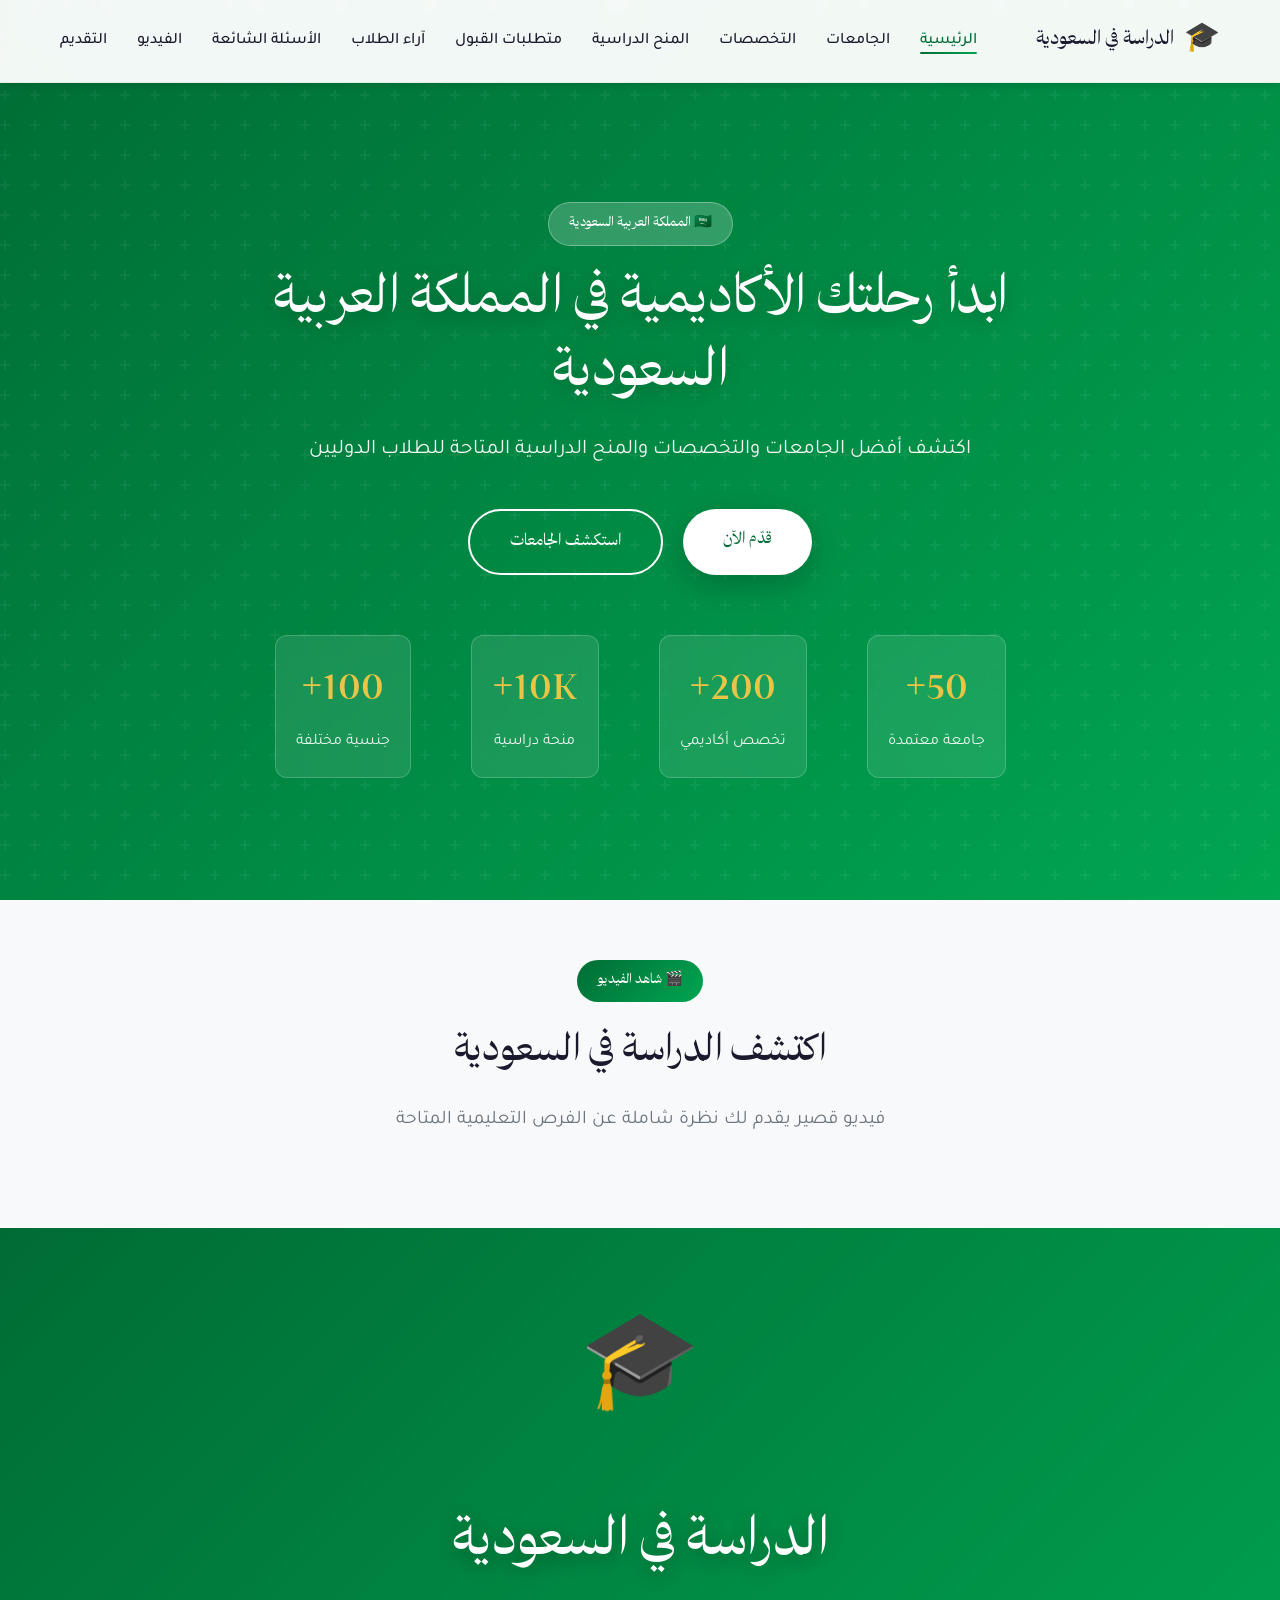
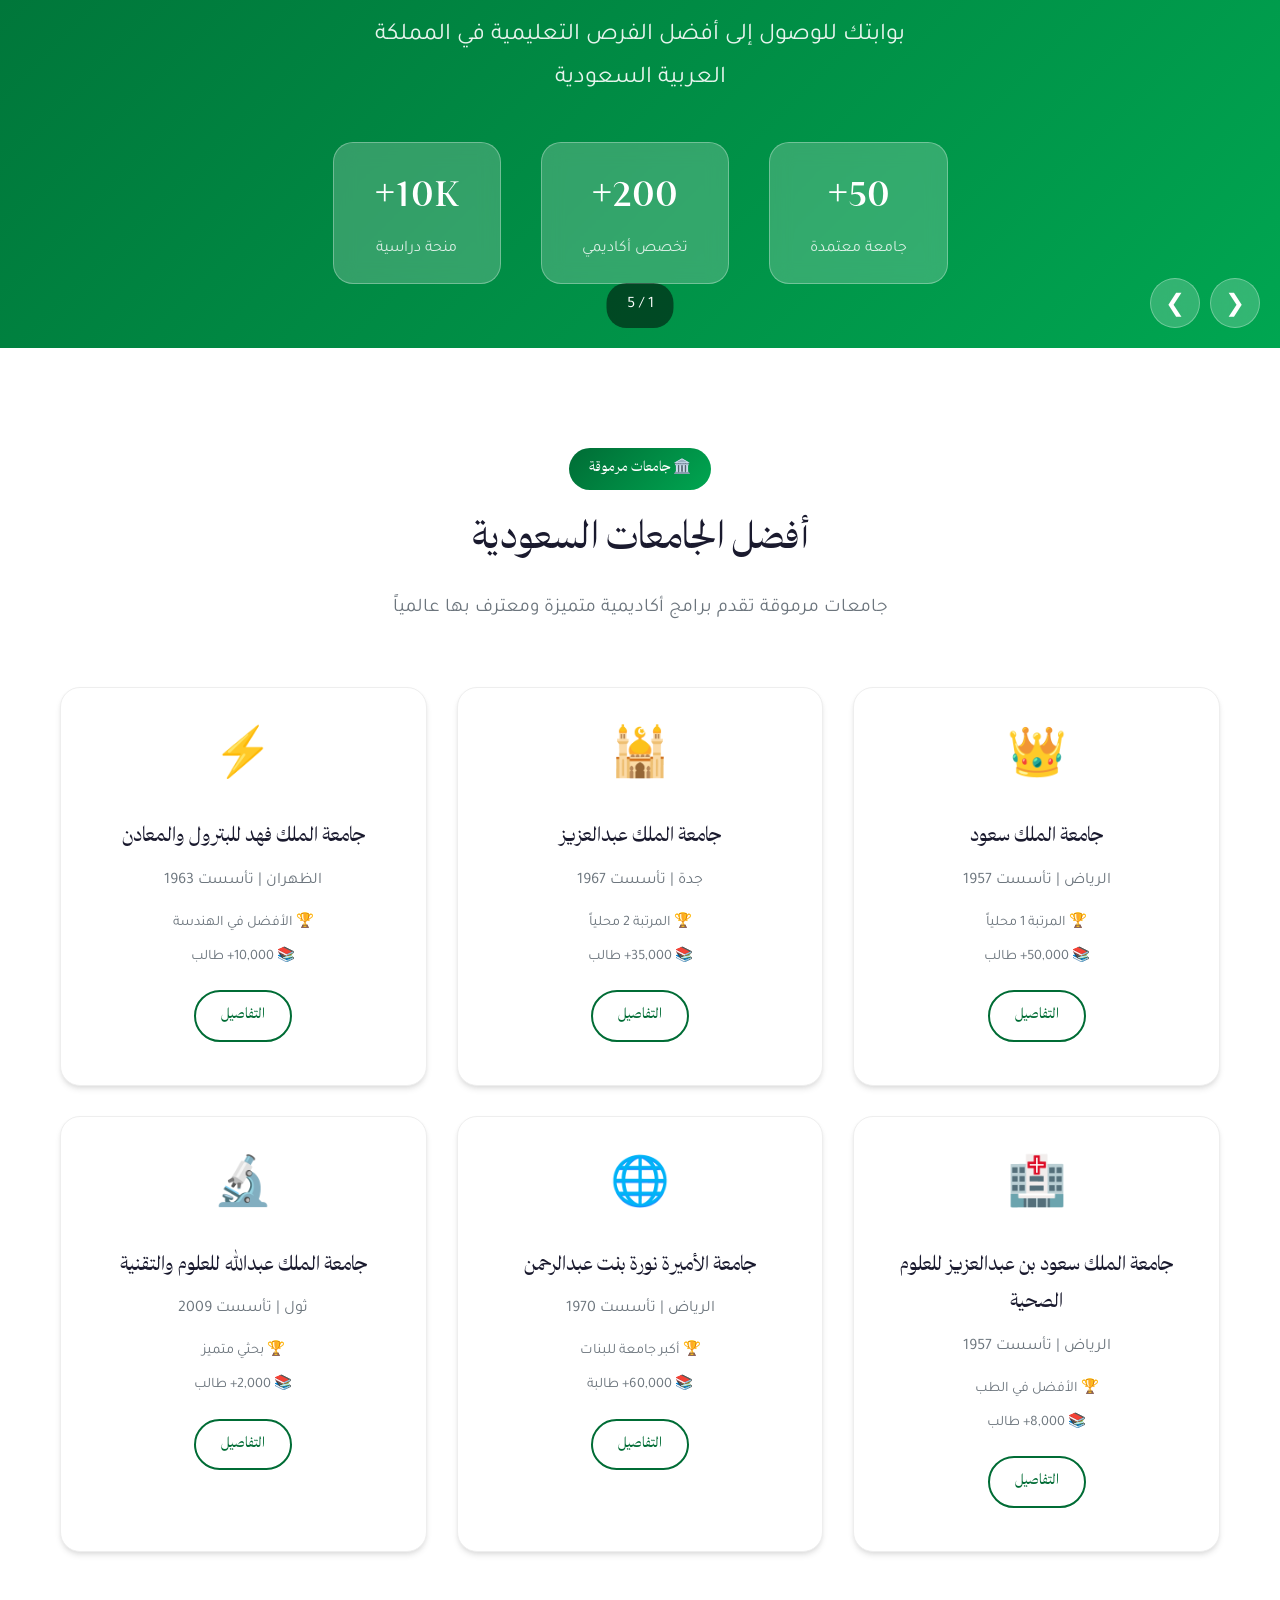
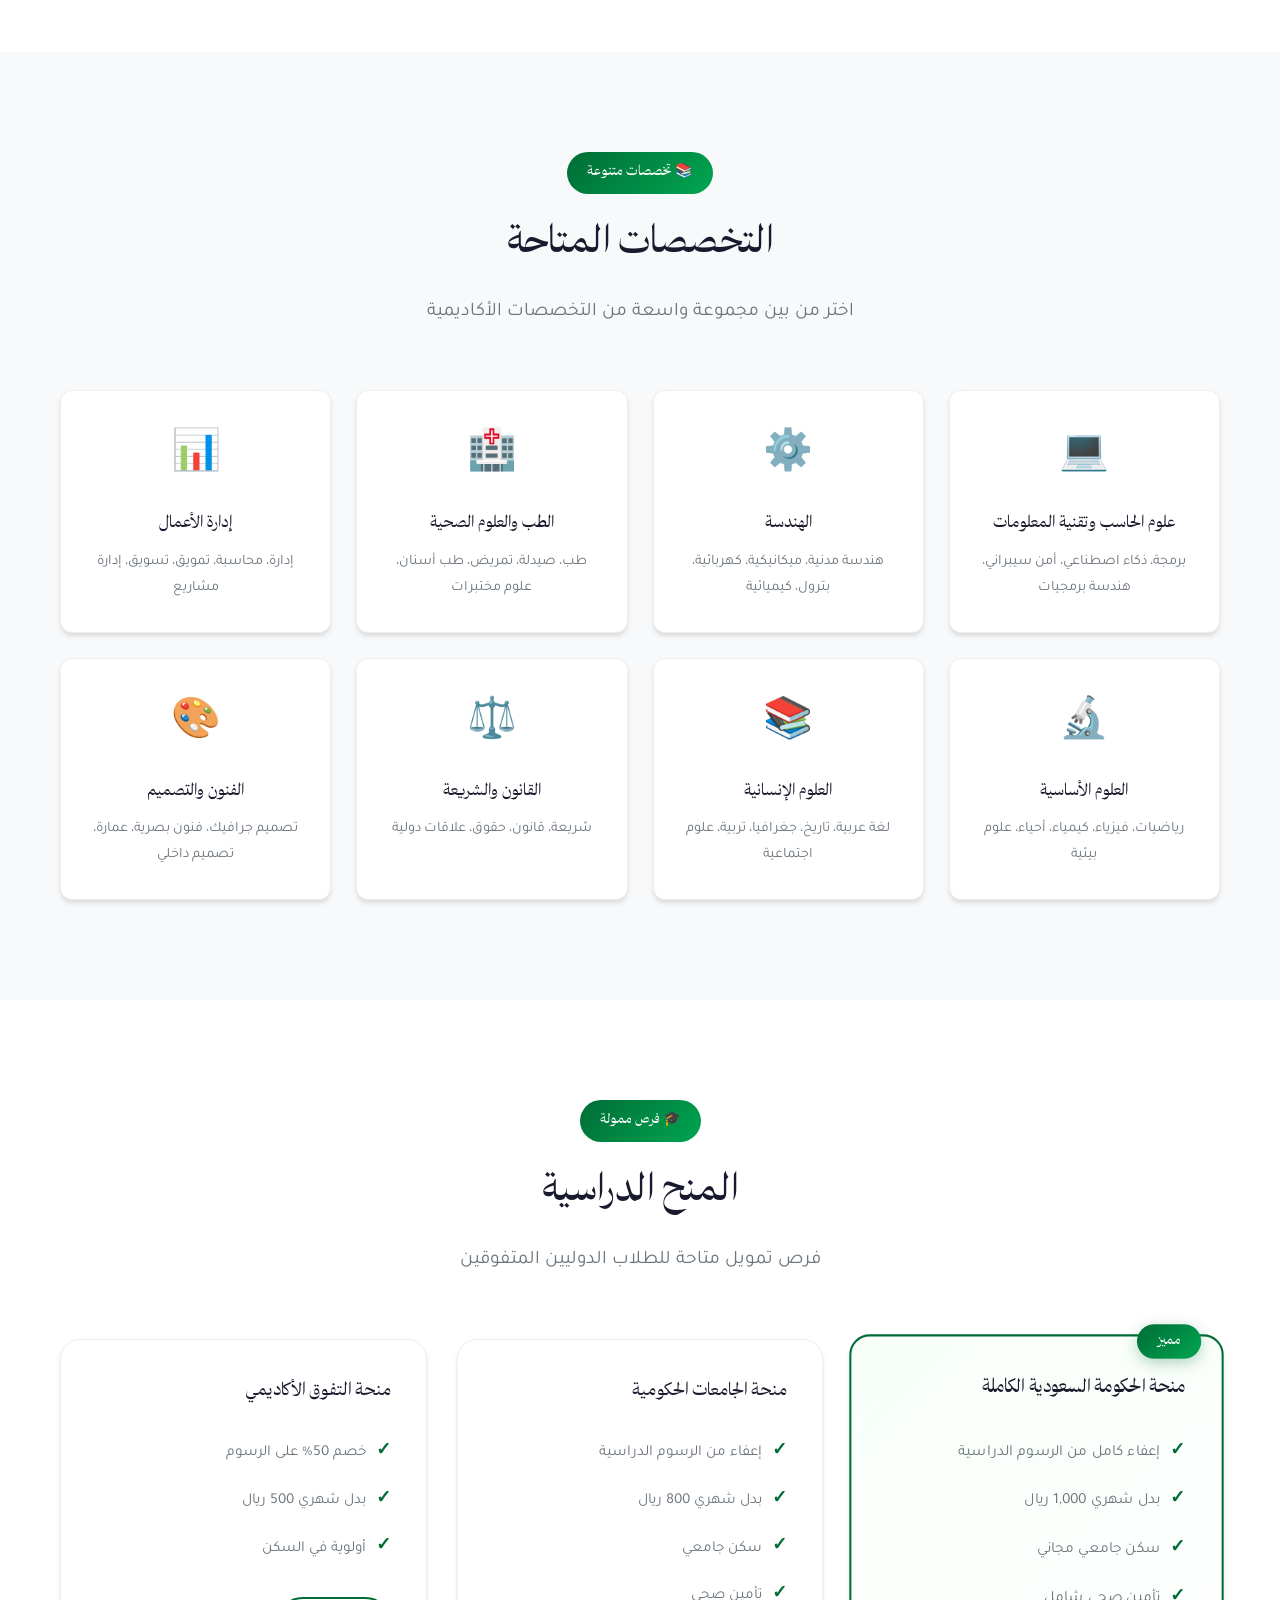
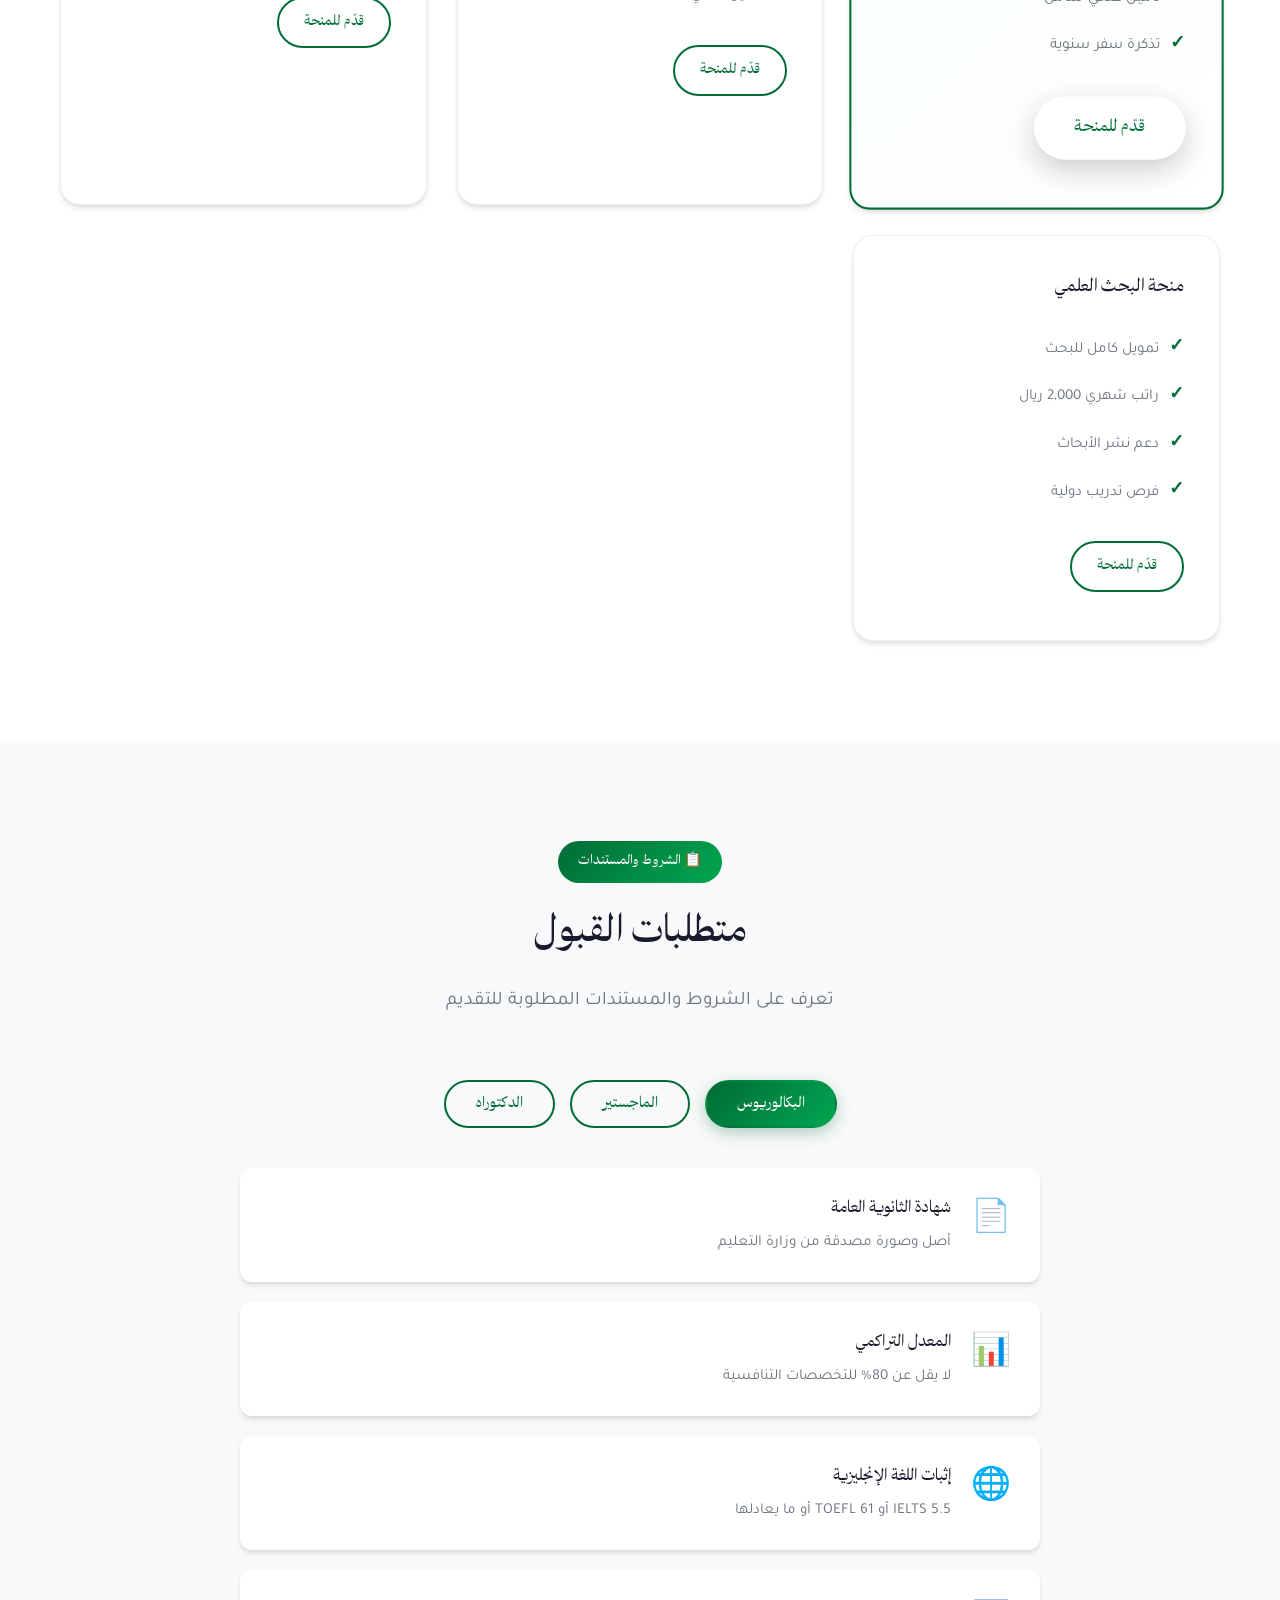
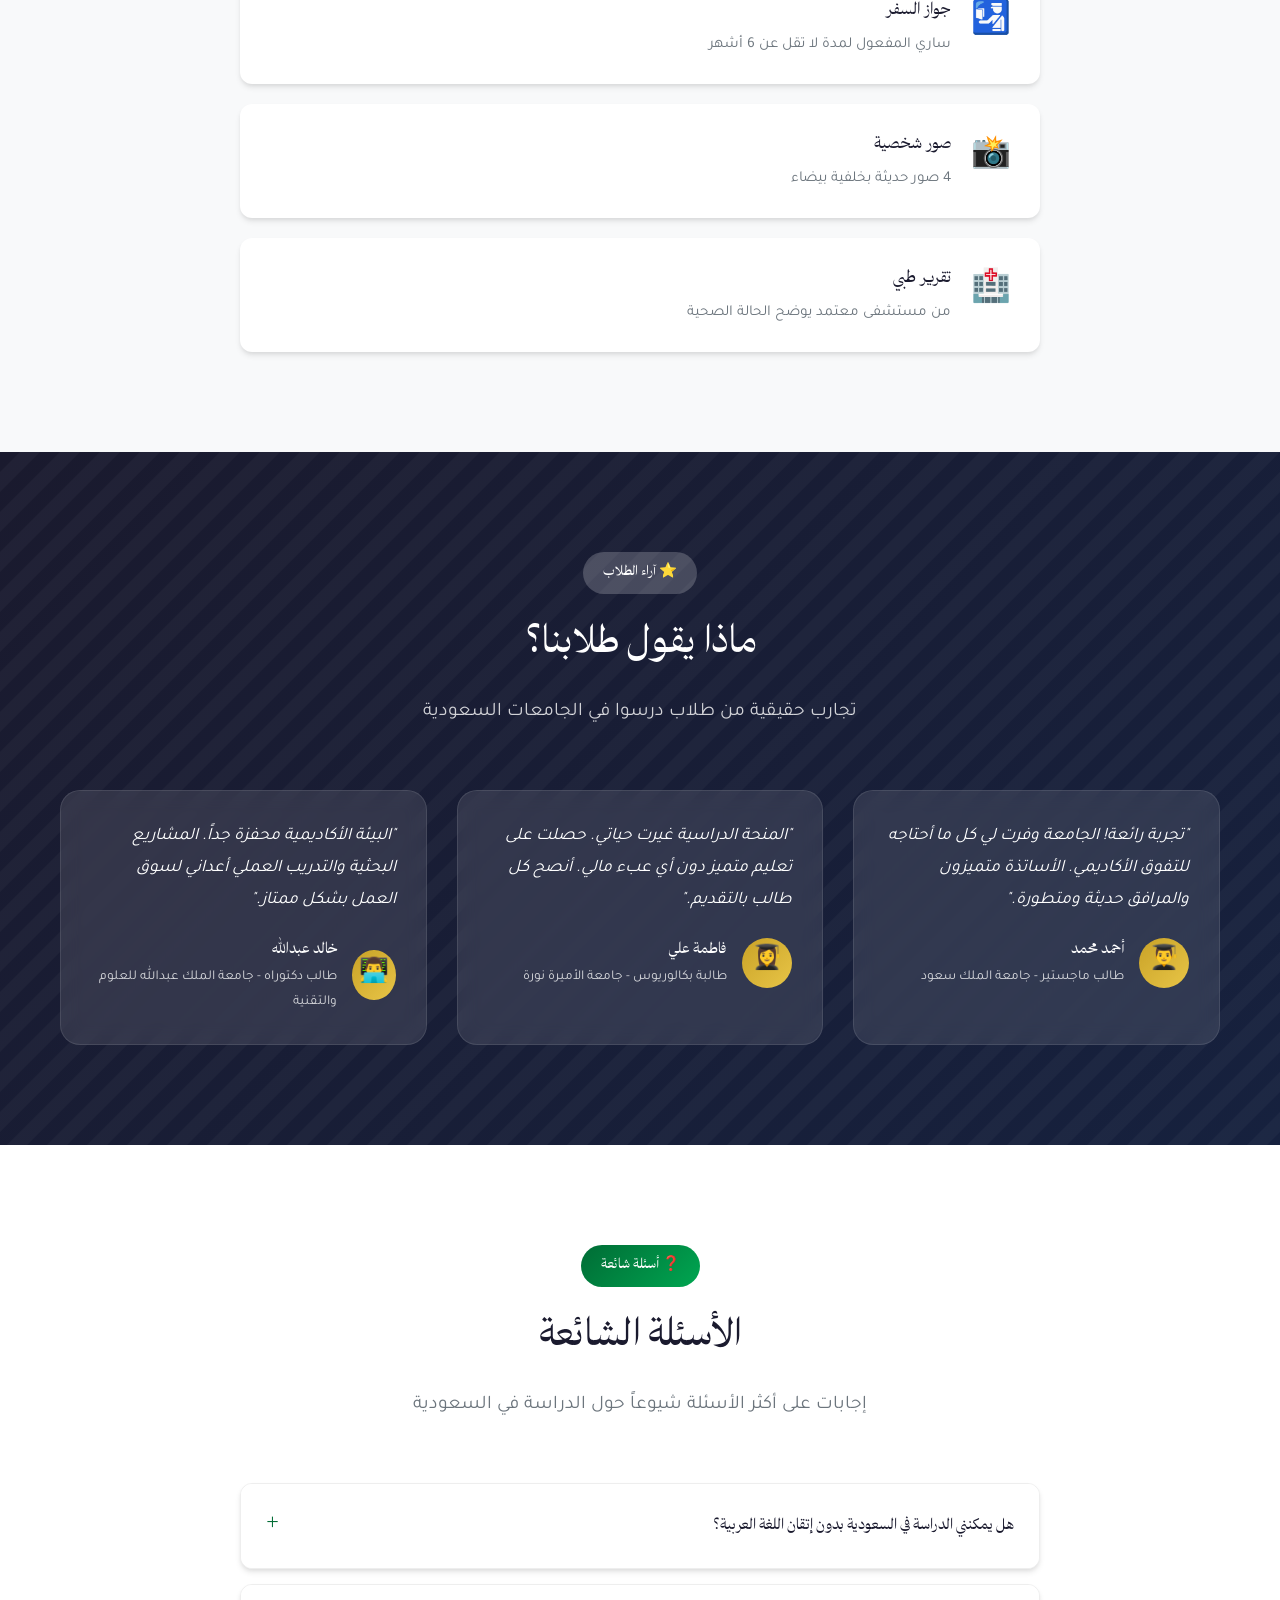
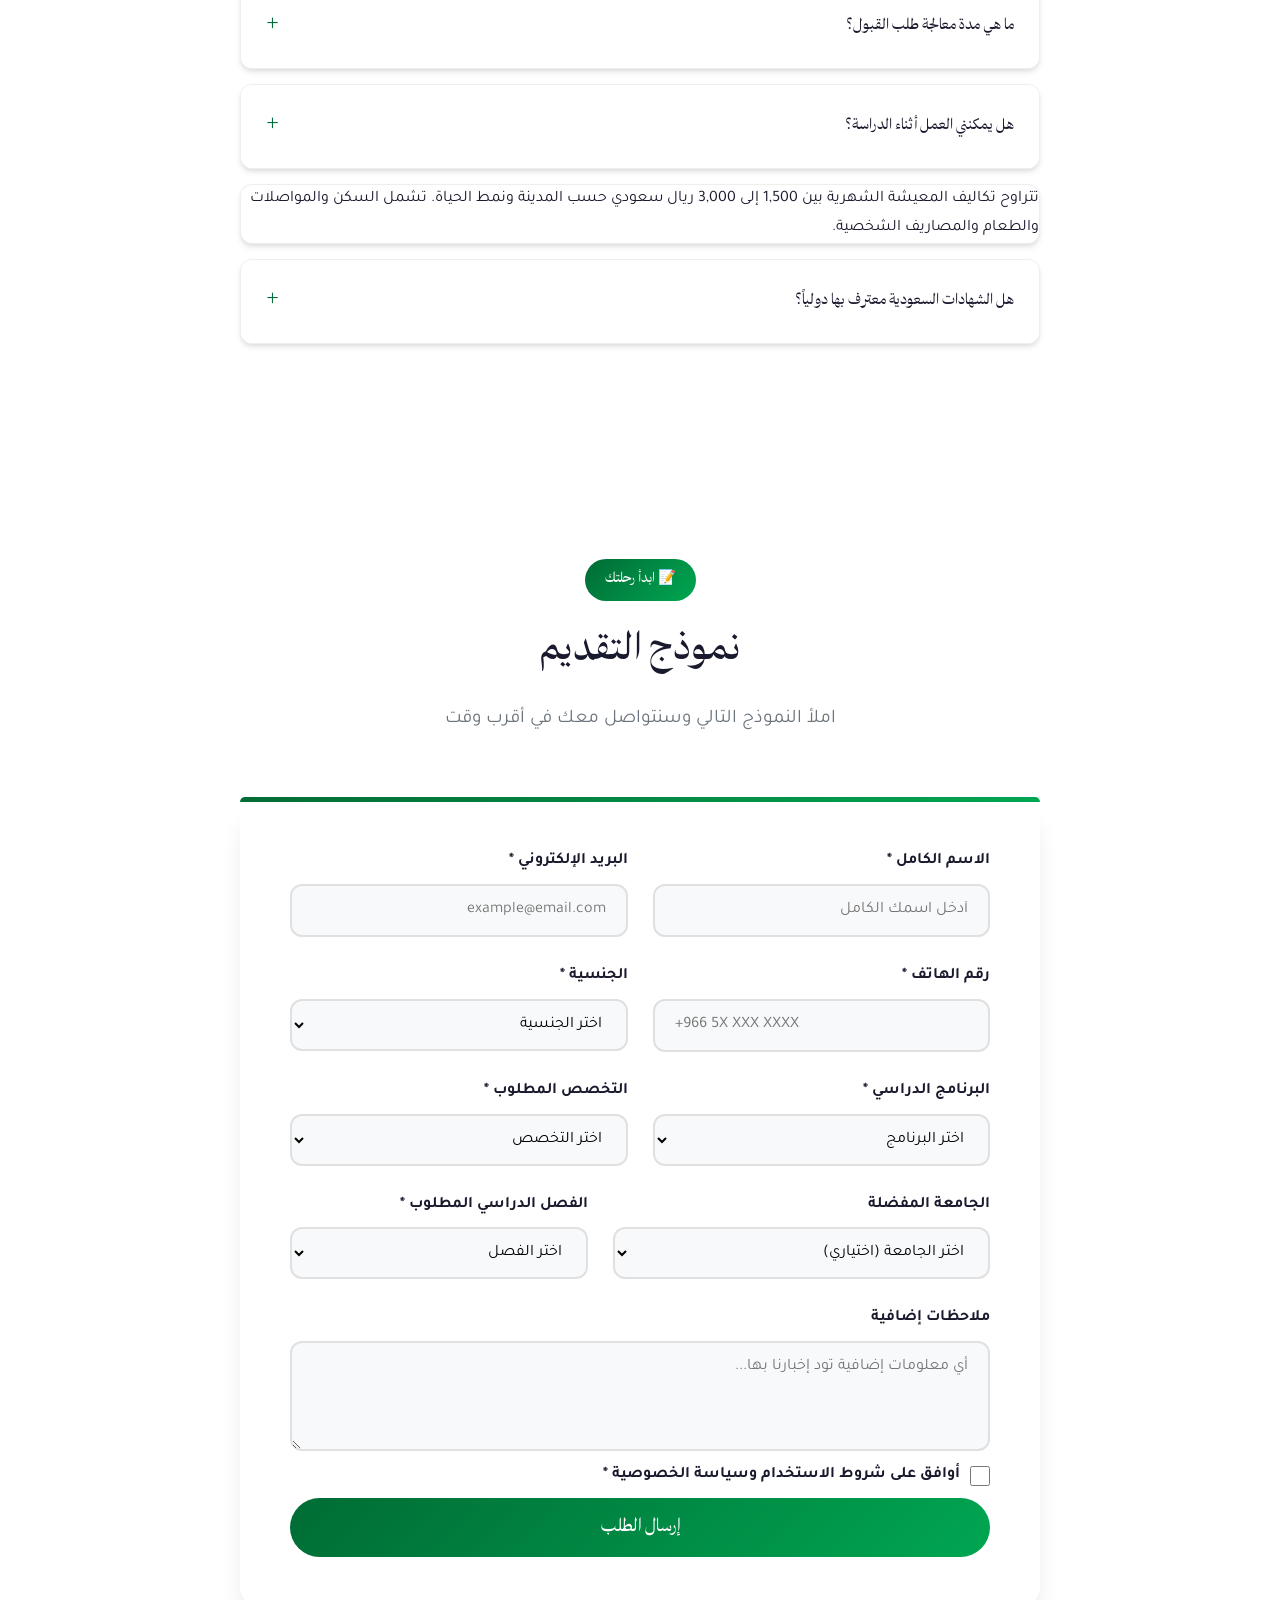
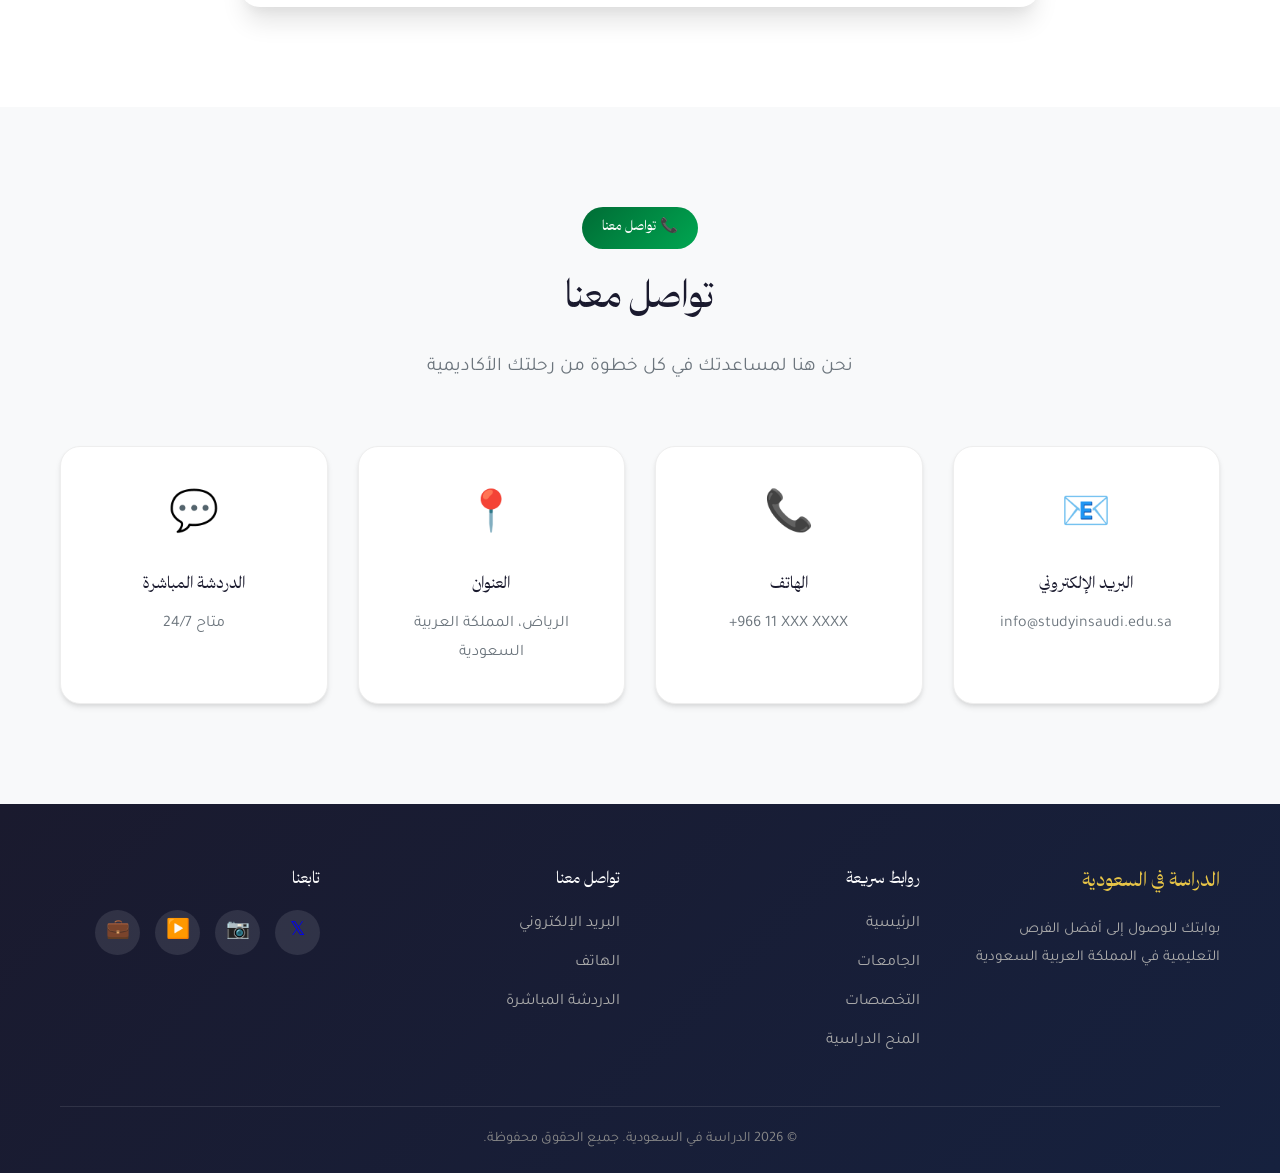
<file: index.html>
<!DOCTYPE html>
<html lang="ar" dir="rtl">
<head>
    <meta charset="UTF-8">
    <meta name="viewport" content="width=device-width, initial-scale=1.0">
    <title>الدراسة في السعودية | بوابة التقديم للجامعات السعودية</title>
    <link rel="stylesheet" href="styles.css">
    <link rel="preconnect" href="https://fonts.googleapis.com">
    <link rel="preconnect" href="https://fonts.gstatic.com" crossorigin>
    <link href="https://fonts.googleapis.com/css2?family=Tajawal:wght@300;400;500;700;800;900&display=swap" rel="stylesheet">
</head>
<body>
    <!-- Navigation -->
    <nav class="navbar">
        <div class="container">
            <div class="nav-content">
                <a href="#" class="logo">
                    <span class="logo-icon">🎓</span>
                    <span class="logo-text">الدراسة في السعودية</span>
                </a>
                <ul class="nav-links">
                    <li><a href="#home" class="active">الرئيسية</a></li>
                    <li><a href="#universities">الجامعات</a></li>
                    <li><a href="#programs">التخصصات</a></li>
                    <li><a href="#scholarships">المنح الدراسية</a></li>
                    <li><a href="#requirements">متطلبات القبول</a></li>
                    <li><a href="#testimonials">آراء الطلاب</a></li>
                    <li><a href="#faq">الأسئلة الشائعة</a></li>
                    <li><a href="#video">الفيديو</a></li>
                    <li><a href="#apply">التقديم</a></li>
                </ul>
                <button class="mobile-menu-btn" id="mobileMenuBtn">
                    <span></span>
                    <span></span>
                    <span></span>
                </button>
            </div>
        </div>
    </nav>

    <!-- Hero Section -->
    <section class="hero" id="home">
        <div class="hero-particles" id="particles"></div>
        <div class="hero-overlay"></div>
        <div class="container">
            <div class="hero-content">
                <div class="hero-badge">🇸🇦 المملكة العربية السعودية</div>
                <h1>ابدأ رحلتك الأكاديمية في المملكة العربية السعودية</h1>
                <p>اكتشف أفضل الجامعات والتخصصات والمنح الدراسية المتاحة للطلاب الدوليين</p>
                <div class="hero-buttons">
                    <a href="#apply" class="btn btn-primary">قدّم الآن</a>
                    <a href="#universities" class="btn btn-secondary">استكشف الجامعات</a>
                </div>
                <div class="hero-stats">
                    <div class="stat">
                        <span class="stat-number">50+</span>
                        <span class="stat-label">جامعة معتمدة</span>
                    </div>
                    <div class="stat">
                        <span class="stat-number">200+</span>
                        <span class="stat-label">تخصص أكاديمي</span>
                    </div>
                    <div class="stat">
                        <span class="stat-number">10K+</span>
                        <span class="stat-label">منحة دراسية</span>
                    </div>
                    <div class="stat">
                        <span class="stat-number">100+</span>
                        <span class="stat-label">جنسية مختلفة</span>
                    </div>
                </div>
            </div>
        </div>
    </section>

    <!-- Video Section -->
    <section class="section section-alt" id="video" style="padding: 0;">
        <div class="container" style="padding: 0; max-width: 100%;">
            <div class="section-header" style="padding: 60px 20px 30px;">
                <span class="section-badge">🎬 شاهد الفيديو</span>
                <h2>اكتشف الدراسة في السعودية</h2>
                <p>فيديو قصير يقدم لك نظرة شاملة عن الفرص التعليمية المتاحة</p>
            </div>
            <div style="position: relative; padding-bottom: 56.25%; height: 0; overflow: hidden;">
                <iframe src="video.html" style="position: absolute; top: 0; left: 0; width: 100%; height: 100%; border: none;" title="فيديو تقديمي - الدراسة في السعودية"></iframe>
            </div>
        </div>
    </section>

    <!-- Universities Section -->
    <section class="section" id="universities">
        <div class="container">
            <div class="section-header">
                <span class="section-badge">🏛️ جامعات مرموقة</span>
                <h2>أفضل الجامعات السعودية</h2>
                <p>جامعات مرموقة تقدم برامج أكاديمية متميزة ومعترف بها عالمياً</p>
            </div>
            <div class="universities-grid">
                <div class="university-card">
                    <div class="university-logo">👑</div>
                    <h3>جامعة الملك سعود</h3>
                    <p>الرياض | تأسست 1957</p>
                    <div class="university-info">
                        <span>🏆 المرتبة 1 محلياً</span>
                        <span>📚 50,000+ طالب</span>
                    </div>
                    <a href="#" class="btn btn-outline">التفاصيل</a>
                </div>
                <div class="university-card">
                    <div class="university-logo">🕌</div>
                    <h3>جامعة الملك عبدالعزيز</h3>
                    <p>جدة | تأسست 1967</p>
                    <div class="university-info">
                        <span>🏆 المرتبة 2 محلياً</span>
                        <span>📚 35,000+ طالب</span>
                    </div>
                    <a href="#" class="btn btn-outline">التفاصيل</a>
                </div>
                <div class="university-card">
                    <div class="university-logo">⚡</div>
                    <h3>جامعة الملك فهد للبترول والمعادن</h3>
                    <p>الظهران | تأسست 1963</p>
                    <div class="university-info">
                        <span>🏆 الأفضل في الهندسة</span>
                        <span>📚 10,000+ طالب</span>
                    </div>
                    <a href="#" class="btn btn-outline">التفاصيل</a>
                </div>
                <div class="university-card">
                    <div class="university-logo">🏥</div>
                    <h3>جامعة الملك سعود بن عبدالعزيز للعلوم الصحية</h3>
                    <p>الرياض | تأسست 1957</p>
                    <div class="university-info">
                        <span>🏆 الأفضل في الطب</span>
                        <span>📚 8,000+ طالب</span>
                    </div>
                    <a href="#" class="btn btn-outline">التفاصيل</a>
                </div>
                <div class="university-card">
                    <div class="university-logo">🌐</div>
                    <h3>جامعة الأميرة نورة بنت عبدالرحمن</h3>
                    <p>الرياض | تأسست 1970</p>
                    <div class="university-info">
                        <span>🏆 أكبر جامعة للبنات</span>
                        <span>📚 60,000+ طالبة</span>
                    </div>
                    <a href="#" class="btn btn-outline">التفاصيل</a>
                </div>
                <div class="university-card">
                    <div class="university-logo">🔬</div>
                    <h3>جامعة الملك عبدالله للعلوم والتقنية</h3>
                    <p>ثول | تأسست 2009</p>
                    <div class="university-info">
                        <span>🏆 بحثي متميز</span>
                        <span>📚 2,000+ طالب</span>
                    </div>
                    <a href="#" class="btn btn-outline">التفاصيل</a>
                </div>
            </div>
        </div>
    </section>

    <!-- Programs Section -->
    <section class="section section-alt" id="programs">
        <div class="container">
            <div class="section-header">
                <span class="section-badge">📚 تخصصات متنوعة</span>
                <h2>التخصصات المتاحة</h2>
                <p>اختر من بين مجموعة واسعة من التخصصات الأكاديمية</p>
            </div>
            <div class="programs-grid">
                <div class="program-card">
                    <div class="program-icon">💻</div>
                    <h3>علوم الحاسب وتقنية المعلومات</h3>
                    <p>برمجة، ذكاء اصطناعي، أمن سيبراني، هندسة برمجيات</p>
                </div>
                <div class="program-card">
                    <div class="program-icon">⚙️</div>
                    <h3>الهندسة</h3>
                    <p>هندسة مدنية، ميكانيكية، كهربائية، بترول، كيميائية</p>
                </div>
                <div class="program-card">
                    <div class="program-icon">🏥</div>
                    <h3>الطب والعلوم الصحية</h3>
                    <p>طب، صيدلة، تمريض، طب أسنان، علوم مختبرات</p>
                </div>
                <div class="program-card">
                    <div class="program-icon">📊</div>
                    <h3>إدارة الأعمال</h3>
                    <p>إدارة، محاسبة، تمويق، تسويق، إدارة مشاريع</p>
                </div>
                <div class="program-card">
                    <div class="program-icon">🔬</div>
                    <h3>العلوم الأساسية</h3>
                    <p>رياضيات، فيزياء، كيمياء، أحياء، علوم بيئية</p>
                </div>
                <div class="program-card">
                    <div class="program-icon">📚</div>
                    <h3>العلوم الإنسانية</h3>
                    <p>لغة عربية، تاريخ، جغرافيا، تربية، علوم اجتماعية</p>
                </div>
                <div class="program-card">
                    <div class="program-icon">⚖️</div>
                    <h3>القانون والشريعة</h3>
                    <p>شريعة، قانون، حقوق، علاقات دولية</p>
                </div>
                <div class="program-card">
                    <div class="program-icon">🎨</div>
                    <h3>الفنون والتصميم</h3>
                    <p>تصميم جرافيك، فنون بصرية، عمارة، تصميم داخلي</p>
                </div>
            </div>
        </div>
    </section>

    <!-- Scholarships Section -->
    <section class="section" id="scholarships">
        <div class="container">
            <div class="section-header">
                <span class="section-badge">🎓 فرص ممولة</span>
                <h2>المنح الدراسية</h2>
                <p>فرص تمويل متاحة للطلاب الدوليين المتفوقين</p>
            </div>
            <div class="scholarships-grid">
                <div class="scholarship-card featured">
                    <div class="scholarship-badge">مميز</div>
                    <h3>منحة الحكومة السعودية الكاملة</h3>
                    <ul class="scholarship-features">
                        <li>إعفاء كامل من الرسوم الدراسية</li>
                        <li>بدل شهري 1,000 ريال</li>
                        <li>سكن جامعي مجاني</li>
                        <li>تأمين صحي شامل</li>
                        <li>تذكرة سفر سنوية</li>
                    </ul>
                    <a href="#apply" class="btn btn-primary">قدّم للمنحة</a>
                </div>
                <div class="scholarship-card">
                    <h3>منحة الجامعات الحكومية</h3>
                    <ul class="scholarship-features">
                        <li>إعفاء من الرسوم الدراسية</li>
                        <li>بدل شهري 800 ريال</li>
                        <li>سكن جامعي</li>
                        <li>تأمين صحي</li>
                    </ul>
                    <a href="#apply" class="btn btn-outline">قدّم للمنحة</a>
                </div>
                <div class="scholarship-card">
                    <h3>منحة التفوق الأكاديمي</h3>
                    <ul class="scholarship-features">
                        <li>خصم 50% على الرسوم</li>
                        <li>بدل شهري 500 ريال</li>
                        <li>أولوية في السكن</li>
                    </ul>
                    <a href="#apply" class="btn btn-outline">قدّم للمنحة</a>
                </div>
                <div class="scholarship-card">
                    <h3>منحة البحث العلمي</h3>
                    <ul class="scholarship-features">
                        <li>تمويل كامل للبحث</li>
                        <li>راتب شهري 2,000 ريال</li>
                        <li>دعم نشر الأبحاث</li>
                        <li>فرص تدريب دولية</li>
                    </ul>
                    <a href="#apply" class="btn btn-outline">قدّم للمنحة</a>
                </div>
            </div>
        </div>
    </section>

    <!-- Requirements Section -->
    <section class="section section-alt" id="requirements">
        <div class="container">
            <div class="section-header">
                <span class="section-badge">📋 الشروط والمستندات</span>
                <h2>متطلبات القبول</h2>
                <p>تعرف على الشروط والمستندات المطلوبة للتقديم</p>
            </div>
            <div class="requirements-content">
                <div class="requirements-tabs">
                    <button class="tab-btn active" data-tab="bachelor">البكالوريوس</button>
                    <button class="tab-btn" data-tab="master">الماجستير</button>
                    <button class="tab-btn" data-tab="phd">الدكتوراه</button>
                </div>
                <div class="tab-content active" id="bachelor">
                    <div class="requirements-list">
                        <div class="requirement-item">
                            <span class="requirement-icon">📄</span>
                            <div>
                                <h4>شهادة الثانوية العامة</h4>
                                <p>أصل وصورة مصدقة من وزارة التعليم</p>
                            </div>
                        </div>
                        <div class="requirement-item">
                            <span class="requirement-icon">📊</span>
                            <div>
                                <h4>المعدل التراكمي</h4>
                                <p>لا يقل عن 80% للتخصصات التنافسية</p>
                            </div>
                        </div>
                        <div class="requirement-item">
                            <span class="requirement-icon">🌐</span>
                            <div>
                                <h4>إثبات اللغة الإنجليزية</h4>
                                <p>IELTS 5.5 أو TOEFL 61 أو ما يعادلها</p>
                            </div>
                        </div>
                        <div class="requirement-item">
                            <span class="requirement-icon">🛂</span>
                            <div>
                                <h4>جواز السفر</h4>
                                <p>ساري المفعول لمدة لا تقل عن 6 أشهر</p>
                            </div>
                        </div>
                        <div class="requirement-item">
                            <span class="requirement-icon">📸</span>
                            <div>
                                <h4>صور شخصية</h4>
                                <p>4 صور حديثة بخلفية بيضاء</p>
                            </div>
                        </div>
                        <div class="requirement-item">
                            <span class="requirement-icon">🏥</span>
                            <div>
                                <h4>تقرير طبي</h4>
                                <p>من مستشفى معتمد يوضح الحالة الصحية</p>
                            </div>
                        </div>
                    </div>
                </div>
                <div class="tab-content" id="master">
                    <div class="requirements-list">
                        <div class="requirement-item">
                            <span class="requirement-icon">📄</span>
                            <div>
                                <h4>شهادة البكالوريوس</h4>
                                <p>أصل وصورة مصدقة بمعدل لا يقل عن 3.0 من 5.0</p>
                            </div>
                        </div>
                        <div class="requirement-item">
                            <span class="requirement-icon">📊</span>
                            <div>
                                <h4>خطابي توصية</h4>
                                <p>من أساتذة جامعيين سابقين</p>
                            </div>
                        </div>
                        <div class="requirement-item">
                            <span class="requirement-icon">📝</span>
                            <div>
                                <h4>خطاب الغرض</h4>
                                <p>يوضح الأهداف الأكاديمية والمهنية</p>
                            </div>
                        </div>
                        <div class="requirement-item">
                            <span class="requirement-icon">🌐</span>
                            <div>
                                <h4>إثبات اللغة الإنجليزية</h4>
                                <p>IELTS 6.0 أو TOEFL 79 أو ما يعادلها</p>
                            </div>
                        </div>
                        <div class="requirement-item">
                            <span class="requirement-icon">💼</span>
                            <div>
                                <h4>الخبرة العملية</h4>
                                <p>سنتان على الأقل للتخصصات المهنية</p>
                            </div>
                        </div>
                        <div class="requirement-item">
                            <span class="requirement-icon">🛂</span>
                            <div>
                                <h4>جواز السفر</h4>
                                <p>ساري المفعول لمدة لا تقل عن 6 أشهر</p>
                            </div>
                        </div>
                    </div>
                </div>
                <div class="tab-content" id="phd">
                    <div class="requirements-list">
                        <div class="requirement-item">
                            <span class="requirement-icon">📄</span>
                            <div>
                                <h4>شهادة الماجستير</h4>
                                <p>أصل وصورة مصدقة بمعدل لا يقل عن 3.5 من 5.0</p>
                            </div>
                        </div>
                        <div class="requirement-item">
                            <span class="requirement-icon">📊</span>
                            <div>
                                <h4>خطابي توصية</h4>
                                <p>ثلاثة خطابات من أساتذة جامعيين</p>
                            </div>
                        </div>
                        <div class="requirement-item">
                            <span class="requirement-icon">📝</span>
                            <div>
                                <h4>مقترح بحثي</h4>
                                <p>خطة بحث مفصلة في مجال التخصص</p>
                            </div>
                        </div>
                        <div class="requirement-item">
                            <span class="requirement-icon">📚</span>
                            <div>
                                <h4>الأبحاث المنشورة</h4>
                                <p>نسخ من الأبحاث العلمية المنشورة إن وجدت</p>
                            </div>
                        </div>
                        <div class="requirement-item">
                            <span class="requirement-icon">🌐</span>
                            <div>
                                <h4>إثبات اللغة الإنجليزية</h4>
                                <p>IELTS 6.5 أو TOEFL 90 أو ما يعادلها</p>
                            </div>
                        </div>
                        <div class="requirement-item">
                            <span class="requirement-icon">🛂</span>
                            <div>
                                <h4>جواز السفر</h4>
                                <p>ساري المفعول لمدة لا تقل عن 6 أشهر</p>
                            </div>
                        </div>
                    </div>
                </div>
            </div>
        </div>
    </section>

    <!-- Testimonials Section -->
    <section class="testimonials-section" id="testimonials">
        <div class="container">
            <div class="section-header">
                <span class="section-badge" style="background: rgba(255,255,255,0.2);">⭐ آراء الطلاب</span>
                <h2 style="color: var(--white);">ماذا يقول طلابنا؟</h2>
                <p style="color: rgba(255,255,255,0.8);">تجارب حقيقية من طلاب درسوا في الجامعات السعودية</p>
            </div>
            <div class="testimonials-grid">
                <div class="testimonial-card">
                    <p class="testimonial-text">"تجربة رائعة! الجامعة وفرت لي كل ما أحتاجه للتفوق الأكاديمي. الأساتذة متميزون والمرافق حديثة ومتطورة."</p>
                    <div class="testimonial-author">
                        <div class="testimonial-avatar">👨‍🎓</div>
                        <div class="testimonial-info">
                            <h4>أحمد محمد</h4>
                            <p>طالب ماجستير - جامعة الملك سعود</p>
                        </div>
                    </div>
                </div>
                <div class="testimonial-card">
                    <p class="testimonial-text">"المنحة الدراسية غيرت حياتي. حصلت على تعليم متميز دون أي عبء مالي. أنصح كل طالب بالتقديم."</p>
                    <div class="testimonial-author">
                        <div class="testimonial-avatar">👩‍🎓</div>
                        <div class="testimonial-info">
                            <h4>فاطمة علي</h4>
                            <p>طالبة بكالوريوس - جامعة الأميرة نورة</p>
                        </div>
                    </div>
                </div>
                <div class="testimonial-card">
                    <p class="testimonial-text">"البيئة الأكاديمية محفزة جداً. المشاريع البحثية والتدريب العملي أعداني لسوق العمل بشكل ممتاز."</p>
                    <div class="testimonial-author">
                        <div class="testimonial-avatar">👨‍💻</div>
                        <div class="testimonial-info">
                            <h4>خالد عبدالله</h4>
                            <p>طالب دكتوراه - جامعة الملك عبدالله للعلوم والتقنية</p>
                        </div>
                    </div>
                </div>
            </div>
        </div>
    </section>

    <!-- FAQ Section -->
    <section class="faq-section" id="faq">
        <div class="container">
            <div class="section-header">
                <span class="section-badge">❓ أسئلة شائعة</span>
                <h2>الأسئلة الشائعة</h2>
                <p>إجابات على أكثر الأسئلة شيوعاً حول الدراسة في السعودية</p>
            </div>
            <div class="faq-container">
                <div class="faq-item">
                    <div class="faq-question">هل يمكنني الدراسة في السعودية بدون إتقان اللغة العربية؟</div>
                    <div class="faq-answer">
                        <p>نعم، العديد من الجامعات السعودية تقدم برامج باللغة الإنجليزية، خاصة في التخصصات العلمية والهندسية. كما توجد برامج لتعليم اللغة العربية للطلاب الدوليين.</p>
                    </div>
                </div>
                <div class="faq-item">
                    <div class="faq-question">ما هي مدة معالجة طلب القبول؟</div>
                    <div class="faq-answer">
                        <p>تستغرق معالجة طلبات القبول عادة من 4 إلى 8 أسابيع من تاريخ تقديم الطلب المكتمل. يُنصح بالتقديم مبكراً قبل موعد بدء الدراسة بثلاثة أشهر على الأقل.</p>
                    </div>
                </div>
                <div class="faq-item">
                    <div class="faq-question">هل يمكنني العمل أثناء الدراسة؟</div>
                    <div class="faq-answer">
                        <p>نعم، يمكن للطلاب الدوليين العمل بدوام جزئي أثناء الدراسة بشرط الحصول على تصريح من الجامعة والالتزام بالشروط المحددة. بعض المنح تتضمن بدل شهري يغني عن العمل.</p>
                    </div>
                </div>
                <div class="faq-item">
                    <div class="faq-question>ما هي تكاليف المعيشة في السعودية؟</div>
                    <div class="faq-answer">
                        <p>تتراوح تكاليف المعيشة الشهرية بين 1,500 إلى 3,000 ريال سعودي حسب المدينة ونمط الحياة. تشمل السكن والمواصلات والطعام والمصاريف الشخصية.</p>
                    </div>
                </div>
                <div class="faq-item">
                    <div class="faq-question">هل الشهادات السعودية معترف بها دولياً؟</div>
                    <div class="faq-answer">
                        <p>نعم، الشهادات من الجامعات السعودية الحكومية معترف بها دولياً في معظم دول العالم. العديد من الجامعات السعودية مصنفة ضمن أفضل الجامعات عالمياً.</p>
                    </div>
                </div>
            </div>
        </div>
    </section>

    <!-- Application Form Section -->
    <section class="section" id="apply">
        <div class="container">
            <div class="section-header">
                <span class="section-badge">📝 ابدأ رحلتك</span>
                <h2>نموذج التقديم</h2>
                <p>املأ النموذج التالي وسنتواصل معك في أقرب وقت</p>
            </div>
            <div class="form-container">
                <form id="applicationForm">
                    <div class="form-row">
                        <div class="form-group">
                            <label for="fullName">الاسم الكامل *</label>
                            <input type="text" id="fullName" name="fullName" required placeholder="أدخل اسمك الكامل">
                        </div>
                        <div class="form-group">
                            <label for="email">البريد الإلكتروني *</label>
                            <input type="email" id="email" name="email" required placeholder="example@email.com">
                        </div>
                    </div>
                    <div class="form-row">
                        <div class="form-group">
                            <label for="phone">رقم الهاتف *</label>
                            <input type="tel" id="phone" name="phone" required placeholder="+966 5X XXX XXXX">
                        </div>
                        <div class="form-group">
                            <label for="nationality">الجنسية *</label>
                            <select id="nationality" name="nationality" required>
                                <option value="">اختر الجنسية</option>
                                <option value="saudi">سعودي</option>
                                <option value="egyptian">مصري</option>
                                <option value="jordanian">أردني</option>
                                <option value="syrian">سوري</option>
                                <option value="lebanese">لبناني</option>
                                <option value="iraqi">عراقي</option>
                                <option value="palestinian">فلسطيني</option>
                                <option value="yemeni">يمني</option>
                                <option value="other">أخرى</option>
                            </select>
                        </div>
                    </div>
                    <div class="form-row">
                        <div class="form-group">
                            <label for="program">البرنامج الدراسي *</label>
                            <select id="program" name="program" required>
                                <option value="">اختر البرنامج</option>
                                <option value="bachelor">بكالوريوس</option>
                                <option value="master">ماجستير</option>
                                <option value="phd">دكتوراه</option>
                                <option value="language">لغة عربية</option>
                                <option value="diploma">دبلوم</option>
                            </select>
                        </div>
                        <div class="form-group">
                            <label for="major">التخصص المطلوب *</label>
                            <select id="major" name="major" required>
                                <option value="">اختر التخصص</option>
                                <option value="cs">علوم الحاسب</option>
                                <option value="engineering">الهندسة</option>
                                <option value="medicine">الطب</option>
                                <option value="business">إدارة الأعمال</option>
                                <option value="science">العلوم الأساسية</option>
                                <option value="humanities">العلوم الإنسانية</option>
                                <option value="law">القانون</option>
                                <option value="arts">الفنون والتصميم</option>
                                <option value="other">أخرى</option>
                            </select>
                        </div>
                    </div>
                    <div class="form-row">
                        <div class="form-group">
                            <label for="university">الجامعة المفضلة</label>
                            <select id="university" name="university">
                                <option value="">اختر الجامعة (اختياري)</option>
                                <option value="ksu">جامعة الملك سعود</option>
                                <option value="kau">جامعة الملك عبدالعزيز</option>
                                <option value="kfupm">جامعة الملك فهد للبترول والمعادن</option>
                                <option value="ksau-hs">جامعة الملك سعود بن عبدالعزيز للعلوم الصحية</option>
                                <option value="pnu">جامعة الأميرة نورة بنت عبدالرحمن</option>
                                <option value="kaust">جامعة الملك عبدالله للعلوم والتقنية</option>
                            </select>
                        </div>
                        <div class="form-group">
                            <label for="startDate">الفصل الدراسي المطلوب *</label>
                            <select id="startDate" name="startDate" required>
                                <option value="">اختر الفصل</option>
                                <option value="fall2026">الفصل الأول 2026</option>
                                <option value="spring2027">الفصل الثاني 2027</option>
                                <option value="fall2027">الفصل الأول 2027</option>
                            </select>
                        </div>
                    </div>
                    <div class="form-group full-width">
                        <label for="message">ملاحظات إضافية</label>
                        <textarea id="message" name="message" rows="4" placeholder="أي معلومات إضافية تود إخبارنا بها..."></textarea>
                    </div>
                    <div class="form-group full-width checkbox-group">
                        <label class="checkbox-label">
                            <input type="checkbox" id="terms" name="terms" required>
                            <span>أوافق على شروط الاستخدام وسياسة الخصوصية *</span>
                        </label>
                    </div>
                    <div class="form-group full-width">
                        <button type="submit" class="btn-submit">إرسال الطلب</button>
                    </div>
                </form>
            </div>
        </div>
    </section>

    <!-- Contact Section -->
    <section class="section section-alt" id="contact">
        <div class="container">
            <div class="section-header">
                <span class="section-badge">📞 تواصل معنا</span>
                <h2>تواصل معنا</h2>
                <p>نحن هنا لمساعدتك في كل خطوة من رحلتك الأكاديمية</p>
            </div>
            <div class="contact-grid">
                <div class="contact-card">
                    <div class="contact-icon">📧</div>
                    <h3>البريد الإلكتروني</h3>
                    <p>info@studyinsaudi.edu.sa</p>
                </div>
                <div class="contact-card">
                    <div class="contact-icon">📞</div>
                    <h3>الهاتف</h3>
                    <p dir="ltr">+966 11 XXX XXXX</p>
                </div>
                <div class="contact-card">
                    <div class="contact-icon">📍</div>
                    <h3>العنوان</h3>
                    <p>الرياض، المملكة العربية السعودية</p>
                </div>
                <div class="contact-card">
                    <div class="contact-icon">💬</div>
                    <h3>الدردشة المباشرة</h3>
                    <p>متاح 24/7</p>
                </div>
            </div>
        </div>
    </section>

    <!-- Footer -->
    <footer class="footer">
        <div class="container">
            <div class="footer-content">
                <div class="footer-section">
                    <h3>الدراسة في السعودية</h3>
                    <p>بوابتك للوصول إلى أفضل الفرص التعليمية في المملكة العربية السعودية</p>
                </div>
                <div class="footer-section">
                    <h4>روابط سريعة</h4>
                    <ul>
                        <li><a href="#home">الرئيسية</a></li>
                        <li><a href="#universities">الجامعات</a></li>
                        <li><a href="#programs">التخصصات</a></li>
                        <li><a href="#scholarships">المنح الدراسية</a></li>
                    </ul>
                </div>
                <div class="footer-section">
                    <h4>تواصل معنا</h4>
                    <ul>
                        <li><a href="mailto:info@studyinsaudi.edu.sa">البريد الإلكتروني</a></li>
                        <li><a href="tel:+96611XXXXXXX">الهاتف</a></li>
                        <li><a href="#">الدردشة المباشرة</a></li>
                    </ul>
                </div>
                <div class="footer-section">
                    <h4>تابعنا</h4>
                    <div class="social-links">
                        <a href="#" aria-label="Twitter">𝕏</a>
                        <a href="#" aria-label="Instagram">📷</a>
                        <a href="#" aria-label="YouTube">▶️</a>
                        <a href="#" aria-label="LinkedIn">💼</a>
                    </div>
                </div>
            </div>
            <div class="footer-bottom">
                <p>© 2026 الدراسة في السعودية. جميع الحقوق محفوظة.</p>
            </div>
        </div>
    </footer>

    <script src="script.js"></script>
</body>
</html>
</file>
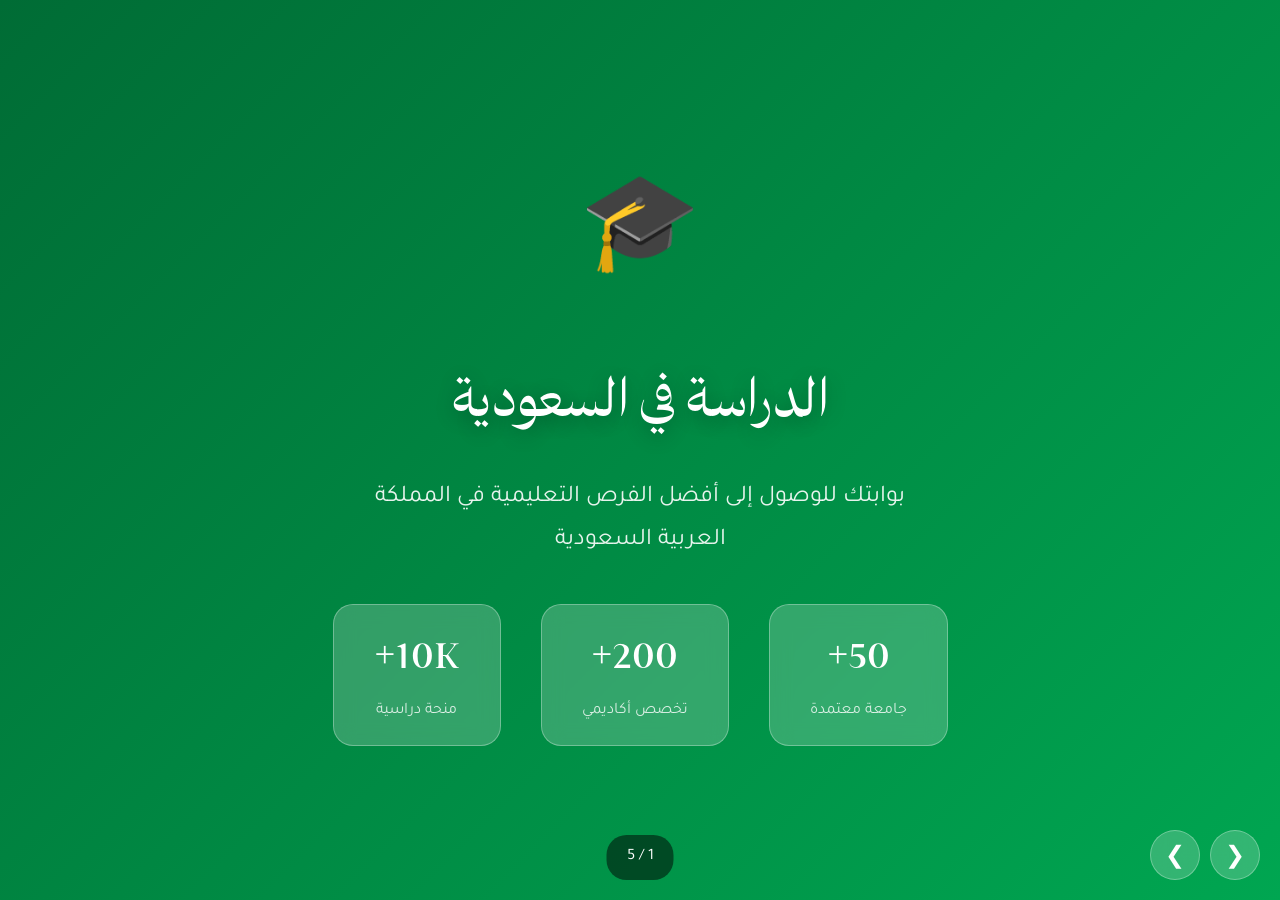
<file: video.html>
<!DOCTYPE html>
<html lang="ar" dir="rtl">
<head>
    <meta charset="UTF-8">
    <meta name="viewport" content="width=device-width, initial-scale=1.0">
    <title>فيديو تقديمي - الدراسة في السعودية</title>
    <link rel="stylesheet" href="styles.css">
    <link rel="preconnect" href="https://fonts.googleapis.com">
    <link rel="preconnect" href="https://fonts.gstatic.com" crossorigin>
    <link href="https://fonts.googleapis.com/css2?family=Tajawal:wght@300;400;500;700;800;900&display=swap" rel="stylesheet">
    <style>
        * {
            margin: 0;
            padding: 0;
            box-sizing: border-box;
        }

        body {
            font-family: 'Tajawal', sans-serif;
            background: #0a0a0a;
            overflow: hidden;
            height: 100vh;
        }

        .video-container {
            width: 100%;
            height: 100vh;
            position: relative;
            display: flex;
            align-items: center;
            justify-content: center;
        }

        .slide {
            position: absolute;
            width: 100%;
            height: 100%;
            display: flex;
            flex-direction: column;
            align-items: center;
            justify-content: center;
            opacity: 0;
            transform: scale(0.9);
            transition: all 0.8s ease;
            padding: 40px;
            text-align: center;
        }

        .slide.active {
            opacity: 1;
            transform: scale(1);
        }

        .slide-1 {
            background: linear-gradient(135deg, #006C35 0%, #00A651 100%);
        }

        .slide-2 {
            background: linear-gradient(135deg, #1a1a2e 0%, #16213e 100%);
        }

        .slide-3 {
            background: linear-gradient(135deg, #C9A227 0%, #E8C547 100%);
        }

        .slide-4 {
            background: linear-gradient(135deg, #00B4D8 0%, #0077B6 100%);
        }

        .slide-5 {
            background: linear-gradient(135deg, #006C35 0%, #00A651 100%);
        }

        .slide-icon {
            font-size: 6rem;
            margin-bottom: 30px;
            animation: bounce 2s infinite;
        }

        @keyframes bounce {
            0%, 100% { transform: translateY(0); }
            50% { transform: translateY(-20px); }
        }

        .slide-title {
            font-family: 'The Year of The Camel', 'Tajawal', sans-serif;
            font-size: 3.5rem;
            font-weight: 700;
            color: white;
            margin-bottom: 20px;
            text-shadow: 0 4px 20px rgba(0, 0, 0, 0.3);
        }

        .slide-subtitle {
            font-size: 1.5rem;
            color: rgba(255, 255, 255, 0.9);
            margin-bottom: 40px;
            max-width: 600px;
        }

        .slide-stats {
            display: flex;
            gap: 40px;
            flex-wrap: wrap;
            justify-content: center;
        }

        .slide-stat {
            background: rgba(255, 255, 255, 0.2);
            backdrop-filter: blur(10px);
            padding: 20px 40px;
            border-radius: 20px;
            border: 1px solid rgba(255, 255, 255, 0.3);
        }

        .slide-stat-number {
            font-family: 'The Year of The Camel', 'Tajawal', sans-serif;
            font-size: 2.5rem;
            font-weight: 700;
            color: white;
            display: block;
        }

        .slide-stat-label {
            font-size: 1rem;
            color: rgba(255, 255, 255, 0.8);
        }

        .slide-features {
            display: grid;
            grid-template-columns: repeat(2, 1fr);
            gap: 20px;
            max-width: 600px;
        }

        .slide-feature {
            background: rgba(255, 255, 255, 0.15);
            backdrop-filter: blur(10px);
            padding: 20px;
            border-radius: 15px;
            border: 1px solid rgba(255, 255, 255, 0.2);
            display: flex;
            align-items: center;
            gap: 15px;
        }

        .slide-feature-icon {
            font-size: 2rem;
        }

        .slide-feature-text {
            color: white;
            font-size: 1.1rem;
            font-weight: 600;
        }

        .slide-cta {
            background: white;
            color: #006C35;
            padding: 20px 60px;
            border-radius: 50px;
            font-family: 'The Year of The Camel', 'Tajawal', sans-serif;
            font-size: 1.5rem;
            font-weight: 700;
            text-decoration: none;
            box-shadow: 0 10px 40px rgba(0, 0, 0, 0.3);
            transition: all 0.3s ease;
        }

        .slide-cta:hover {
            transform: translateY(-5px);
            box-shadow: 0 15px 50px rgba(0, 0, 0, 0.4);
        }

        .progress-bar {
            position: fixed;
            bottom: 0;
            left: 0;
            height: 4px;
            background: #006C35;
            transition: width 0.3s ease;
            z-index: 100;
        }

        .slide-counter {
            position: fixed;
            bottom: 20px;
            left: 50%;
            transform: translateX(-50%);
            color: white;
            font-size: 1rem;
            background: rgba(0, 0, 0, 0.5);
            padding: 8px 20px;
            border-radius: 20px;
            z-index: 100;
        }

        .controls {
            position: fixed;
            bottom: 20px;
            right: 20px;
            display: flex;
            gap: 10px;
            z-index: 100;
        }

        .control-btn {
            width: 50px;
            height: 50px;
            border-radius: 50%;
            background: rgba(255, 255, 255, 0.2);
            backdrop-filter: blur(10px);
            border: 1px solid rgba(255, 255, 255, 0.3);
            color: white;
            font-size: 1.5rem;
            cursor: pointer;
            transition: all 0.3s ease;
            display: flex;
            align-items: center;
            justify-content: center;
        }

        .control-btn:hover {
            background: rgba(255, 255, 255, 0.3);
            transform: scale(1.1);
        }

        @media (max-width: 768px) {
            .slide-title {
                font-size: 2rem;
            }

            .slide-subtitle {
                font-size: 1.1rem;
            }

            .slide-stats {
                gap: 20px;
            }

            .slide-stat {
                padding: 15px 25px;
            }

            .slide-stat-number {
                font-size: 1.8rem;
            }

            .slide-features {
                grid-template-columns: 1fr;
            }

            .slide-icon {
                font-size: 4rem;
            }
        }
    </style>
</head>
<body>
    <div class="video-container">
        <!-- Slide 1: Welcome -->
        <div class="slide slide-1 active" id="slide-1">
            <div class="slide-icon">🎓</div>
            <h1 class="slide-title">الدراسة في السعودية</h1>
            <p class="slide-subtitle">بوابتك للوصول إلى أفضل الفرص التعليمية في المملكة العربية السعودية</p>
            <div class="slide-stats">
                <div class="slide-stat">
                    <span class="slide-stat-number">50+</span>
                    <span class="slide-stat-label">جامعة معتمدة</span>
                </div>
                <div class="slide-stat">
                    <span class="slide-stat-number">200+</span>
                    <span class="slide-stat-label">تخصص أكاديمي</span>
                </div>
                <div class="slide-stat">
                    <span class="slide-stat-number">10K+</span>
                    <span class="slide-stat-label">منحة دراسية</span>
                </div>
            </div>
        </div>

        <!-- Slide 2: Universities -->
        <div class="slide slide-2" id="slide-2">
            <div class="slide-icon">🏛️</div>
            <h1 class="slide-title">جامعات مرموقة</h1>
            <p class="slide-subtitle">أفضل الجامعات السعودية المعترف بها عالمياً</p>
            <div class="slide-features">
                <div class="slide-feature">
                    <span class="slide-feature-icon">👑</span>
                    <span class="slide-feature-text">جامعة الملك سعود</span>
                </div>
                <div class="slide-feature">
                    <span class="slide-feature-icon">🕌</span>
                    <span class="slide-feature-text">جامعة الملك عبدالعزيز</span>
                </div>
                <div class="slide-feature">
                    <span class="slide-feature-icon">⚡</span>
                    <span class="slide-feature-text">جامعة الملك فهد للبترول والمعادن</span>
                </div>
                <div class="slide-feature">
                    <span class="slide-feature-icon">🔬</span>
                    <span class="slide-feature-text">جامعة الملك عبدالله للعلوم والتقنية</span>
                </div>
            </div>
        </div>

        <!-- Slide 3: Scholarships -->
        <div class="slide slide-3" id="slide-3">
            <div class="slide-icon">🎓</div>
            <h1 class="slide-title">منح دراسية ممولة</h1>
            <p class="slide-subtitle">فرص تمويل كاملة للطلاب الدوليين المتفوقين</p>
            <div class="slide-features">
                <div class="slide-feature">
                    <span class="slide-feature-icon">✅</span>
                    <span class="slide-feature-text">إعفاء كامل من الرسوم</span>
                </div>
                <div class="slide-feature">
                    <span class="slide-feature-icon">💰</span>
                    <span class="slide-feature-text">بدل شهري 1,000 ريال</span>
                </div>
                <div class="slide-feature">
                    <span class="slide-feature-icon">🏠</span>
                    <span class="slide-feature-text">سكن جامعي مجاني</span>
                </div>
                <div class="slide-feature">
                    <span class="slide-feature-icon">✈️</span>
                    <span class="slide-feature-text">تذكرة سفر سنوية</span>
                </div>
            </div>
        </div>

        <!-- Slide 4: Programs -->
        <div class="slide slide-4" id="slide-4">
            <div class="slide-icon">📚</div>
            <h1 class="slide-title">تخصصات متنوعة</h1>
            <p class="slide-subtitle">أكثر من 200 تخصص أكاديمي في مختلف المجالات</p>
            <div class="slide-features">
                <div class="slide-feature">
                    <span class="slide-feature-icon">💻</span>
                    <span class="slide-feature-text">علوم الحاسب وتقنية المعلومات</span>
                </div>
                <div class="slide-feature">
                    <span class="slide-feature-icon">⚙️</span>
                    <span class="slide-feature-text">الهندسة</span>
                </div>
                <div class="slide-feature">
                    <span class="slide-feature-icon">🏥</span>
                    <span class="slide-feature-text">الطب والعلوم الصحية</span>
                </div>
                <div class="slide-feature">
                    <span class="slide-feature-icon">📊</span>
                    <span class="slide-feature-text">إدارة الأعمال</span>
                </div>
            </div>
        </div>

        <!-- Slide 5: CTA -->
        <div class="slide slide-5" id="slide-5">
            <div class="slide-icon">🚀</div>
            <h1 class="slide-title">ابدأ رحلتك الآن</h1>
            <p class="slide-subtitle">قدّم طلبك اليوم واحصل على قبول في أفضل الجامعات السعودية</p>
            <a href="index.html#apply" class="slide-cta">قدّم الآن</a>
        </div>

        <div class="progress-bar" id="progressBar"></div>
        <div class="slide-counter" id="slideCounter">1 / 5</div>
        <div class="controls">
            <button class="control-btn" id="prevBtn">❮</button>
            <button class="control-btn" id="nextBtn">❯</button>
        </div>
    </div>

    <script>
        const slides = document.querySelectorAll('.slide');
        const progressBar = document.getElementById('progressBar');
        const slideCounter = document.getElementById('slideCounter');
        const prevBtn = document.getElementById('prevBtn');
        const nextBtn = document.getElementById('nextBtn');
        
        let currentSlide = 0;
        const totalSlides = slides.length;
        const slideDuration = 4000; // 4 seconds per slide
        let slideInterval;

        function showSlide(index) {
            slides.forEach(slide => slide.classList.remove('active'));
            slides[index].classList.add('active');
            
            progressBar.style.width = ((index + 1) / totalSlides * 100) + '%';
            slideCounter.textContent = `${index + 1} / ${totalSlides}`;
        }

        function nextSlide() {
            currentSlide = (currentSlide + 1) % totalSlides;
            showSlide(currentSlide);
        }

        function prevSlide() {
            currentSlide = (currentSlide - 1 + totalSlides) % totalSlides;
            showSlide(currentSlide);
        }

        function startSlideshow() {
            slideInterval = setInterval(nextSlide, slideDuration);
        }

        function stopSlideshow() {
            clearInterval(slideInterval);
        }

        nextBtn.addEventListener('click', () => {
            stopSlideshow();
            nextSlide();
            startSlideshow();
        });

        prevBtn.addEventListener('click', () => {
            stopSlideshow();
            prevSlide();
            startSlideshow();
        });

        // Auto-start slideshow
        startSlideshow();

        // Pause on hover
        document.querySelector('.video-container').addEventListener('mouseenter', stopSlideshow);
        document.querySelector('.video-container').addEventListener('mouseleave', startSlideshow);
    </script>
</body>
</html>
</file>
<file: styles.css>
/* Font Face - The Year of the Camel */
@font-face {
    font-family: 'The Year of The Camel';
    src: url('fonts/TheYearofTheCamel-Regular.otf') format('opentype');
    font-weight: 400;
    font-style: normal;
    font-display: swap;
}

@font-face {
    font-family: 'The Year of The Camel';
    src: url('fonts/TheYearofTheCamel-Bold.otf') format('opentype');
    font-weight: 700;
    font-style: normal;
    font-display: swap;
}

/* Reset & Base Styles */
* {
    margin: 0;
    padding: 0;
    box-sizing: border-box;
}

:root {
    --primary: #006C35;
    --primary-dark: #005028;
    --primary-light: #00A651;
    --secondary: #C9A227;
    --secondary-light: #E8C547;
    --accent: #00B4D8;
    --accent-light: #90E0EF;
    --dark: #1a1a2e;
    --dark-light: #16213e;
    --gray: #6c757d;
    --light-gray: #f8f9fa;
    --white: #ffffff;
    --gradient-primary: linear-gradient(135deg, #006C35 0%, #00A651 100%);
    --gradient-secondary: linear-gradient(135deg, #C9A227 0%, #E8C547 100%);
    --gradient-dark: linear-gradient(135deg, #1a1a2e 0%, #16213e 100%);
    --gradient-accent: linear-gradient(135deg, #00B4D8 0%, #0077B6 100%);
    --shadow: 0 4px 6px -1px rgba(0, 0, 0, 0.1), 0 2px 4px -1px rgba(0, 0, 0, 0.06);
    --shadow-lg: 0 10px 15px -3px rgba(0, 0, 0, 0.1), 0 4px 6px -2px rgba(0, 0, 0, 0.05);
    --shadow-xl: 0 20px 25px -5px rgba(0, 0, 0, 0.1), 0 10px 10px -5px rgba(0, 0, 0, 0.04);
    --shadow-glow: 0 0 40px rgba(0, 108, 53, 0.3);
    --radius: 12px;
    --radius-lg: 20px;
    --radius-xl: 30px;
    --transition: all 0.3s ease;
    --transition-slow: all 0.5s ease;
}

html {
    scroll-behavior: smooth;
}

body {
    font-family: 'Tajawal', sans-serif;
    line-height: 1.8;
    color: var(--dark);
    background: var(--white);
    overflow-x: hidden;
}

.container {
    max-width: 1200px;
    margin: 0 auto;
    padding: 0 20px;
}

/* Navigation */
.navbar {
    position: fixed;
    top: 0;
    left: 0;
    right: 0;
    background: rgba(255, 255, 255, 0.95);
    backdrop-filter: blur(20px);
    -webkit-backdrop-filter: blur(20px);
    z-index: 1000;
    box-shadow: var(--shadow);
    transition: var(--transition);
    border-bottom: 1px solid rgba(0, 0, 0, 0.05);
}

.nav-content {
    display: flex;
    justify-content: space-between;
    align-items: center;
    padding: 15px 0;
}

.logo {
    display: flex;
    align-items: center;
    gap: 10px;
    text-decoration: none;
    color: var(--dark);
    font-family: 'The Year of The Camel', 'Tajawal', sans-serif;
    font-weight: 700;
    font-size: 1.3rem;
}

.logo-icon {
    font-size: 1.8rem;
    animation: bounce 2s infinite;
}

@keyframes bounce {
    0%, 100% { transform: translateY(0); }
    50% { transform: translateY(-5px); }
}

.nav-links {
    display: flex;
    list-style: none;
    gap: 30px;
}

.nav-links a {
    text-decoration: none;
    color: var(--dark);
    font-weight: 500;
    transition: var(--transition);
    position: relative;
    padding: 5px 0;
}

.nav-links a:hover,
.nav-links a.active {
    color: var(--primary);
}

.nav-links a::after {
    content: '';
    position: absolute;
    bottom: 0;
    left: 0;
    width: 0;
    height: 2px;
    background: var(--gradient-primary);
    transition: var(--transition);
    border-radius: 2px;
}

.nav-links a:hover::after,
.nav-links a.active::after {
    width: 100%;
}

.mobile-menu-btn {
    display: none;
    flex-direction: column;
    gap: 5px;
    background: none;
    border: none;
    cursor: pointer;
    padding: 5px;
}

.mobile-menu-btn span {
    width: 25px;
    height: 3px;
    background: var(--dark);
    border-radius: 3px;
    transition: var(--transition);
}

.mobile-menu-btn.active span:nth-child(1) {
    transform: rotate(45deg) translate(5px, 5px);
}

.mobile-menu-btn.active span:nth-child(2) {
    opacity: 0;
}

.mobile-menu-btn.active span:nth-child(3) {
    transform: rotate(-45deg) translate(7px, -6px);
}

/* Hero Section */
.hero {
    min-height: 100vh;
    display: flex;
    align-items: center;
    background: var(--gradient-primary);
    position: relative;
    overflow: hidden;
    padding-top: 80px;
}

.hero::before {
    content: '';
    position: absolute;
    top: 0;
    left: 0;
    right: 0;
    bottom: 0;
    background: url("data:image/svg+xml,%3Csvg width='60' height='60' viewBox='0 0 60 60' xmlns='http://www.w3.org/2000/svg'%3E%3Cg fill='none' fill-rule='evenodd'%3E%3Cg fill='%23ffffff' fill-opacity='0.05'%3E%3Cpath d='M36 34v-4h-2v4h-4v2h4v4h2v-4h4v-2h-4zm0-30V0h-2v4h-4v2h4v4h2V6h4V4h-4zM6 34v-4H4v4H0v2h4v4h2v-4h4v-2H6zM6 4V0H4v4H0v2h4v4h2V6h4V4H6z'/%3E%3C/g%3E%3C/g%3E%3C/svg%3E");
}

.hero-particles {
    position: absolute;
    top: 0;
    left: 0;
    right: 0;
    bottom: 0;
    overflow: hidden;
}

.particle {
    position: absolute;
    width: 10px;
    height: 10px;
    background: rgba(255, 255, 255, 0.3);
    border-radius: 50%;
    animation: float 15s infinite;
}

@keyframes float {
    0%, 100% {
        transform: translateY(100vh) rotate(0deg);
        opacity: 0;
    }
    10% {
        opacity: 1;
    }
    90% {
        opacity: 1;
    }
    100% {
        transform: translateY(-100vh) rotate(720deg);
        opacity: 0;
    }
}

.hero-content {
    position: relative;
    z-index: 1;
    text-align: center;
    color: var(--white);
    max-width: 800px;
    margin: 0 auto;
}

.hero-badge {
    display: inline-block;
    background: rgba(255, 255, 255, 0.2);
    backdrop-filter: blur(10px);
    padding: 8px 20px;
    border-radius: 50px;
    font-family: 'The Year of The Camel', 'Tajawal', sans-serif;
    font-size: 0.9rem;
    font-weight: 700;
    margin-bottom: 20px;
    border: 1px solid rgba(255, 255, 255, 0.3);
}

.hero-content h1 {
    font-family: 'The Year of The Camel', 'Tajawal', sans-serif;
    font-size: 3.5rem;
    font-weight: 700;
    margin-bottom: 20px;
    line-height: 1.3;
    text-shadow: 0 4px 20px rgba(0, 0, 0, 0.2);
}

.hero-content p {
    font-size: 1.3rem;
    margin-bottom: 40px;
    opacity: 0.95;
}

.hero-buttons {
    display: flex;
    gap: 20px;
    justify-content: center;
    margin-bottom: 60px;
    flex-wrap: wrap;
}

.btn {
    display: inline-block;
    padding: 15px 40px;
    border-radius: 50px;
    text-decoration: none;
    font-weight: 700;
    font-size: 1.1rem;
    transition: var(--transition);
    border: none;
    cursor: pointer;
    font-family: 'The Year of The Camel', 'Tajawal', sans-serif;
    position: relative;
    overflow: hidden;
}

.btn::before {
    content: '';
    position: absolute;
    top: 0;
    left: -100%;
    width: 100%;
    height: 100%;
    background: linear-gradient(90deg, transparent, rgba(255, 255, 255, 0.3), transparent);
    transition: var(--transition-slow);
}

.btn:hover::before {
    left: 100%;
}

.btn-primary {
    background: var(--white);
    color: var(--primary);
    box-shadow: 0 10px 30px rgba(0, 0, 0, 0.2);
}

.btn-primary:hover {
    background: var(--secondary);
    color: var(--white);
    transform: translateY(-3px);
    box-shadow: 0 15px 40px rgba(0, 0, 0, 0.3);
}

.btn-secondary {
    background: transparent;
    color: var(--white);
    border: 2px solid var(--white);
}

.btn-secondary:hover {
    background: var(--white);
    color: var(--primary);
    transform: translateY(-3px);
}

.btn-outline {
    background: transparent;
    color: var(--primary);
    border: 2px solid var(--primary);
    padding: 10px 25px;
    font-size: 0.95rem;
}

.btn-outline:hover {
    background: var(--primary);
    color: var(--white);
    transform: translateY(-2px);
    box-shadow: 0 5px 15px rgba(0, 108, 53, 0.3);
}

.hero-stats {
    display: flex;
    justify-content: center;
    gap: 60px;
    flex-wrap: wrap;
}

.stat {
    text-align: center;
    padding: 20px;
    background: rgba(255, 255, 255, 0.1);
    backdrop-filter: blur(10px);
    border-radius: var(--radius);
    border: 1px solid rgba(255, 255, 255, 0.2);
    min-width: 120px;
    transition: var(--transition);
}

.stat:hover {
    background: rgba(255, 255, 255, 0.2);
    transform: translateY(-5px);
}

.stat-number {
    display: block;
    font-family: 'The Year of The Camel', 'Tajawal', sans-serif;
    font-size: 2.5rem;
    font-weight: 700;
    color: var(--secondary-light);
}

.stat-label {
    font-size: 1rem;
    opacity: 0.9;
}

/* Sections */
.section {
    padding: 100px 0;
    position: relative;
}

.section-alt {
    background: var(--light-gray);
}

.section-header {
    text-align: center;
    margin-bottom: 60px;
}

.section-badge {
    display: inline-block;
    background: var(--gradient-primary);
    color: var(--white);
    padding: 8px 20px;
    border-radius: 50px;
    font-family: 'The Year of The Camel', 'Tajawal', sans-serif;
    font-size: 0.9rem;
    font-weight: 700;
    margin-bottom: 15px;
}

.section-header h2 {
    font-family: 'The Year of The Camel', 'Tajawal', sans-serif;
    font-size: 2.5rem;
    font-weight: 700;
    color: var(--dark);
    margin-bottom: 15px;
}

.section-header p {
    font-size: 1.2rem;
    color: var(--gray);
    max-width: 600px;
    margin: 0 auto;
}

/* Universities Grid */
.universities-grid {
    display: grid;
    grid-template-columns: repeat(auto-fit, minmax(320px, 1fr));
    gap: 30px;
}

.university-card {
    background: var(--white);
    border-radius: var(--radius-lg);
    padding: 30px;
    text-align: center;
    box-shadow: var(--shadow);
    transition: var(--transition);
    border: 1px solid #eee;
    position: relative;
    overflow: hidden;
}

.university-card::before {
    content: '';
    position: absolute;
    top: 0;
    left: 0;
    right: 0;
    height: 4px;
    background: var(--gradient-primary);
    transform: scaleX(0);
    transition: var(--transition);
}

.university-card:hover::before {
    transform: scaleX(1);
}

.university-card:hover {
    transform: translateY(-10px);
    box-shadow: var(--shadow-xl);
}

.university-logo {
    font-size: 3rem;
    margin-bottom: 15px;
    display: inline-block;
    transition: var(--transition);
}

.university-card:hover .university-logo {
    transform: scale(1.1) rotate(5deg);
}

.university-card h3 {
    font-family: 'The Year of The Camel', 'Tajawal', sans-serif;
    font-size: 1.3rem;
    font-weight: 700;
    margin-bottom: 10px;
    color: var(--dark);
}

.university-card p {
    color: var(--gray);
    margin-bottom: 15px;
}

.university-info {
    display: flex;
    flex-direction: column;
    gap: 8px;
    margin-bottom: 20px;
    font-size: 0.9rem;
    color: var(--gray);
}

/* Programs Grid */
.programs-grid {
    display: grid;
    grid-template-columns: repeat(auto-fit, minmax(250px, 1fr));
    gap: 25px;
}

.program-card {
    background: var(--white);
    border-radius: var(--radius);
    padding: 30px;
    text-align: center;
    box-shadow: var(--shadow);
    transition: var(--transition);
    border: 1px solid #eee;
    position: relative;
    overflow: hidden;
}

.program-card::after {
    content: '';
    position: absolute;
    bottom: 0;
    left: 0;
    right: 0;
    height: 3px;
    background: var(--gradient-accent);
    transform: scaleX(0);
    transition: var(--transition);
}

.program-card:hover::after {
    transform: scaleX(1);
}

.program-card:hover {
    transform: translateY(-5px);
    box-shadow: var(--shadow-lg);
}

.program-icon {
    font-size: 2.5rem;
    margin-bottom: 15px;
    display: inline-block;
    transition: var(--transition);
}

.program-card:hover .program-icon {
    transform: scale(1.2);
}

.program-card h3 {
    font-family: 'The Year of The Camel', 'Tajawal', sans-serif;
    font-size: 1.1rem;
    font-weight: 700;
    margin-bottom: 10px;
    color: var(--dark);
}

.program-card p {
    font-size: 0.9rem;
    color: var(--gray);
}

/* Scholarships Grid */
.scholarships-grid {
    display: grid;
    grid-template-columns: repeat(auto-fit, minmax(280px, 1fr));
    gap: 30px;
}

.scholarship-card {
    background: var(--white);
    border-radius: var(--radius-lg);
    padding: 35px;
    box-shadow: var(--shadow);
    transition: var(--transition);
    border: 1px solid #eee;
    position: relative;
}

.scholarship-card:hover {
    transform: translateY(-5px);
    box-shadow: var(--shadow-lg);
}

.scholarship-card.featured {
    border: 2px solid var(--primary);
    transform: scale(1.02);
    background: linear-gradient(135deg, #f8fff9 0%, #ffffff 100%);
}

.scholarship-card.featured:hover {
    transform: scale(1.02) translateY(-5px);
}

.scholarship-badge {
    position: absolute;
    top: -12px;
    right: 20px;
    background: var(--gradient-primary);
    color: var(--white);
    padding: 5px 20px;
    border-radius: 20px;
    font-family: 'The Year of The Camel', 'Tajawal', sans-serif;
    font-size: 0.85rem;
    font-weight: 700;
    box-shadow: 0 4px 15px rgba(0, 108, 53, 0.3);
}

.scholarship-card h3 {
    font-family: 'The Year of The Camel', 'Tajawal', sans-serif;
    font-size: 1.2rem;
    font-weight: 700;
    margin-bottom: 20px;
    color: var(--dark);
}

.scholarship-features {
    list-style: none;
    margin-bottom: 25px;
}

.scholarship-features li {
    padding: 8px 0;
    color: var(--gray);
    font-size: 0.95rem;
    display: flex;
    align-items: center;
    gap: 10px;
}

.scholarship-features li::before {
    content: '✓';
    color: var(--primary);
    font-weight: bold;
    font-size: 1.1rem;
}

/* Requirements */
.requirements-content {
    max-width: 800px;
    margin: 0 auto;
}

.requirements-tabs {
    display: flex;
    justify-content: center;
    gap: 15px;
    margin-bottom: 40px;
    flex-wrap: wrap;
}

.tab-btn {
    padding: 12px 30px;
    border: 2px solid var(--primary);
    background: transparent;
    color: var(--primary);
    border-radius: 50px;
    font-family: 'The Year of The Camel', 'Tajawal', sans-serif;
    font-size: 1rem;
    font-weight: 700;
    cursor: pointer;
    transition: var(--transition);
}

.tab-btn:hover,
.tab-btn.active {
    background: var(--gradient-primary);
    color: var(--white);
    border-color: transparent;
    box-shadow: 0 5px 15px rgba(0, 108, 53, 0.3);
}

.tab-content {
    display: none;
}

.tab-content.active {
    display: block;
}

.requirements-list {
    display: flex;
    flex-direction: column;
    gap: 20px;
}

.requirement-item {
    display: flex;
    align-items: flex-start;
    gap: 20px;
    background: var(--white);
    padding: 25px;
    border-radius: var(--radius);
    box-shadow: var(--shadow);
    transition: var(--transition);
    border-right: 4px solid transparent;
}

.requirement-item:hover {
    transform: translateX(-5px);
    box-shadow: var(--shadow-lg);
    border-right-color: var(--primary);
}

.requirement-icon {
    font-size: 2rem;
    flex-shrink: 0;
}

.requirement-item h4 {
    font-family: 'The Year of The Camel', 'Tajawal', sans-serif;
    font-size: 1.1rem;
    font-weight: 700;
    margin-bottom: 5px;
    color: var(--dark);
}

.requirement-item p {
    color: var(--gray);
    font-size: 0.95rem;
}

/* Application Form */
.form-container {
    max-width: 800px;
    margin: 0 auto;
    background: var(--white);
    padding: 50px;
    border-radius: var(--radius-lg);
    box-shadow: var(--shadow-xl);
    position: relative;
}

.form-container::before {
    content: '';
    position: absolute;
    top: 0;
    left: 0;
    right: 0;
    height: 5px;
    background: var(--gradient-primary);
    border-radius: var(--radius-lg) var(--radius-lg) 0 0;
}

.form-row {
    display: grid;
    grid-template-columns: 1fr 1fr;
    gap: 25px;
    margin-bottom: 25px;
}

.form-group {
    display: flex;
    flex-direction: column;
}

.form-group.full-width {
    grid-column: 1 / -1;
}

.form-group label {
    font-weight: 600;
    margin-bottom: 8px;
    color: var(--dark);
}

.form-group input,
.form-group select,
.form-group textarea {
    padding: 15px 20px;
    border: 2px solid #e0e0e0;
    border-radius: var(--radius);
    font-family: inherit;
    font-size: 1rem;
    transition: var(--transition);
    background: var(--light-gray);
}

.form-group input:focus,
.form-group select:focus,
.form-group textarea:focus {
    outline: none;
    border-color: var(--primary);
    background: var(--white);
    box-shadow: 0 0 0 4px rgba(0, 108, 53, 0.1);
}

.form-group textarea {
    resize: vertical;
}

.checkbox-group {
    margin-top: 10px;
}

.checkbox-label {
    display: flex;
    align-items: center;
    gap: 10px;
    cursor: pointer;
    font-weight: 400;
}

.checkbox-label input[type="checkbox"] {
    width: 20px;
    height: 20px;
    accent-color: var(--primary);
}

.btn-submit {
    width: 100%;
    padding: 18px;
    font-size: 1.2rem;
    background: var(--gradient-primary);
    color: var(--white);
    border: none;
    border-radius: 50px;
    font-weight: 700;
    cursor: pointer;
    transition: var(--transition);
    font-family: 'The Year of The Camel', 'Tajawal', sans-serif;
    position: relative;
    overflow: hidden;
}

.btn-submit:hover {
    transform: translateY(-3px);
    box-shadow: 0 10px 30px rgba(0, 108, 53, 0.4);
}

/* Contact Grid */
.contact-grid {
    display: grid;
    grid-template-columns: repeat(auto-fit, minmax(220px, 1fr));
    gap: 30px;
}

.contact-card {
    background: var(--white);
    border-radius: var(--radius-lg);
    padding: 35px;
    text-align: center;
    box-shadow: var(--shadow);
    transition: var(--transition);
    border: 1px solid #eee;
}

.contact-card:hover {
    transform: translateY(-5px);
    box-shadow: var(--shadow-lg);
    border-color: var(--primary-light);
}

.contact-icon {
    font-size: 2.5rem;
    margin-bottom: 15px;
    display: inline-block;
    transition: var(--transition);
}

.contact-card:hover .contact-icon {
    transform: scale(1.2);
}

.contact-card h3 {
    font-family: 'The Year of The Camel', 'Tajawal', sans-serif;
    font-size: 1.1rem;
    font-weight: 700;
    margin-bottom: 10px;
    color: var(--dark);
}

.contact-card p {
    color: var(--gray);
}

/* Testimonials Section */
.testimonials-section {
    background: var(--gradient-dark);
    color: var(--white);
    padding: 100px 0;
    position: relative;
    overflow: hidden;
}

.testimonials-section::before {
    content: '';
    position: absolute;
    top: 0;
    left: 0;
    right: 0;
    bottom: 0;
    background: url("data:image/svg+xml,%3Csvg width='40' height='40' viewBox='0 0 40 40' xmlns='http://www.w3.org/2000/svg'%3E%3Cg fill='%23ffffff' fill-opacity='0.03' fill-rule='evenodd'%3E%3Cpath d='M0 40L40 0H20L0 20M40 40V20L20 40'/%3E%3C/g%3E%3C/svg%3E");
}

.testimonials-grid {
    display: grid;
    grid-template-columns: repeat(auto-fit, minmax(300px, 1fr));
    gap: 30px;
    position: relative;
    z-index: 1;
}

.testimonial-card {
    background: rgba(255, 255, 255, 0.1);
    backdrop-filter: blur(10px);
    border-radius: var(--radius-lg);
    padding: 30px;
    border: 1px solid rgba(255, 255, 255, 0.1);
    transition: var(--transition);
}

.testimonial-card:hover {
    transform: translateY(-5px);
    background: rgba(255, 255, 255, 0.15);
}

.testimonial-text {
    font-size: 1.1rem;
    line-height: 1.8;
    margin-bottom: 20px;
    font-style: italic;
}

.testimonial-author {
    display: flex;
    align-items: center;
    gap: 15px;
}

.testimonial-avatar {
    width: 50px;
    height: 50px;
    border-radius: 50%;
    background: var(--gradient-secondary);
    display: flex;
    align-items: center;
    justify-content: center;
    font-size: 1.5rem;
}

.testimonial-info h4 {
    font-family: 'The Year of The Camel', 'Tajawal', sans-serif;
    font-size: 1rem;
    font-weight: 700;
}

.testimonial-info p {
    font-size: 0.85rem;
    opacity: 0.8;
}

/* FAQ Section */
.faq-section {
    padding: 100px 0;
}

.faq-container {
    max-width: 800px;
    margin: 0 auto;
}

.faq-item {
    background: var(--white);
    border-radius: var(--radius);
    margin-bottom: 15px;
    box-shadow: var(--shadow);
    overflow: hidden;
    border: 1px solid #eee;
}

.faq-question {
    padding: 20px 25px;
    cursor: pointer;
    display: flex;
    justify-content: space-between;
    align-items: center;
    font-family: 'The Year of The Camel', 'Tajawal', sans-serif;
    font-weight: 700;
    transition: var(--transition);
    background: var(--white);
}

.faq-question:hover {
    background: var(--light-gray);
}

.faq-question::after {
    content: '+';
    font-size: 1.5rem;
    color: var(--primary);
    transition: var(--transition);
}

.faq-item.active .faq-question::after {
    transform: rotate(45deg);
}

.faq-answer {
    max-height: 0;
    overflow: hidden;
    transition: max-height 0.3s ease;
    padding: 0 25px;
}

.faq-item.active .faq-answer {
    max-height: 500px;
    padding: 0 25px 20px;
}

.faq-answer p {
    color: var(--gray);
    line-height: 1.8;
}

/* Footer */
.footer {
    background: var(--gradient-dark);
    color: var(--white);
    padding: 60px 0 0;
}

.footer-content {
    display: grid;
    grid-template-columns: repeat(auto-fit, minmax(200px, 1fr));
    gap: 40px;
    padding-bottom: 40px;
}

.footer-section h3 {
    font-family: 'The Year of The Camel', 'Tajawal', sans-serif;
    font-size: 1.3rem;
    font-weight: 700;
    margin-bottom: 15px;
    color: var(--secondary-light);
}

.footer-section h4 {
    font-family: 'The Year of The Camel', 'Tajawal', sans-serif;
    font-size: 1.1rem;
    font-weight: 700;
    margin-bottom: 15px;
}

.footer-section p {
    color: #aaa;
    font-size: 0.95rem;
}

.footer-section ul {
    list-style: none;
}

.footer-section ul li {
    margin-bottom: 10px;
}

.footer-section ul a {
    color: #aaa;
    text-decoration: none;
    transition: var(--transition);
}

.footer-section ul a:hover {
    color: var(--secondary-light);
}

.social-links {
    display: flex;
    gap: 15px;
}

.social-links a {
    display: flex;
    align-items: center;
    justify-content: center;
    width: 45px;
    height: 45px;
    background: rgba(255, 255, 255, 0.1);
    border-radius: 50%;
    text-decoration: none;
    font-size: 1.2rem;
    transition: var(--transition);
}

.social-links a:hover {
    background: var(--primary);
    transform: translateY(-3px);
}

.footer-bottom {
    border-top: 1px solid rgba(255, 255, 255, 0.1);
    padding: 20px 0;
    text-align: center;
    color: #888;
    font-size: 0.9rem;
}

/* Responsive Design */
@media (max-width: 992px) {
    .hero-content h1 {
        font-size: 2.5rem;
    }

    .hero-stats {
        gap: 30px;
    }

    .stat-number {
        font-size: 2rem;
    }

    .form-container {
        padding: 30px;
    }
}

@media (max-width: 768px) {
    .nav-links {
        display: none;
        position: absolute;
        top: 100%;
        left: 0;
        right: 0;
        background: var(--white);
        flex-direction: column;
        padding: 20px;
        box-shadow: var(--shadow-lg);
        gap: 15px;
    }

    .nav-links.active {
        display: flex;
    }

    .mobile-menu-btn {
        display: flex;
    }

    .hero-content h1 {
        font-size: 2rem;
    }

    .hero-content p {
        font-size: 1.1rem;
    }

    .hero-buttons {
        flex-direction: column;
        align-items: center;
    }

    .section {
        padding: 60px 0;
    }

    .section-header h2 {
        font-size: 2rem;
    }

    .form-row {
        grid-template-columns: 1fr;
    }

    .scholarship-card.featured {
        transform: none;
    }

    .scholarship-card.featured:hover {
        transform: translateY(-5px);
    }
}

@media (max-width: 480px) {
    .hero-content h1 {
        font-size: 1.6rem;
    }

    .hero-stats {
        gap: 20px;
    }

    .stat-number {
        font-size: 1.5rem;
    }

    .btn {
        padding: 12px 30px;
        font-size: 1rem;
    }

    .form-container {
        padding: 20px;
    }

    .requirements-tabs {
        flex-direction: column;
        align-items: center;
    }

    .tab-btn {
        width: 100%;
        max-width: 250px;
    }
}

/* Animations */
@keyframes fadeInUp {
    from {
        opacity: 0;
        transform: translateY(30px);
    }
    to {
        opacity: 1;
        transform: translateY(0);
    }
}

.hero-content {
    animation: fadeInUp 1s ease;
}

.university-card,
.program-card,
.scholarship-card,
.contact-card {
    animation: fadeInUp 0.6s ease backwards;
}

.university-card:nth-child(1) { animation-delay: 0.1s; }
.university-card:nth-child(2) { animation-delay: 0.2s; }
.university-card:nth-child(3) { animation-delay: 0.3s; }
.university-card:nth-child(4) { animation-delay: 0.4s; }
.university-card:nth-child(5) { animation-delay: 0.5s; }
.university-card:nth-child(6) { animation-delay: 0.6s; }

/* Scrollbar */
::-webkit-scrollbar {
    width: 10px;
}

::-webkit-scrollbar-track {
    background: var(--light-gray);
}

::-webkit-scrollbar-thumb {
    background: var(--primary);
    border-radius: 5px;
}

::-webkit-scrollbar-thumb:hover {
    background: var(--primary-dark);
}
</file>
